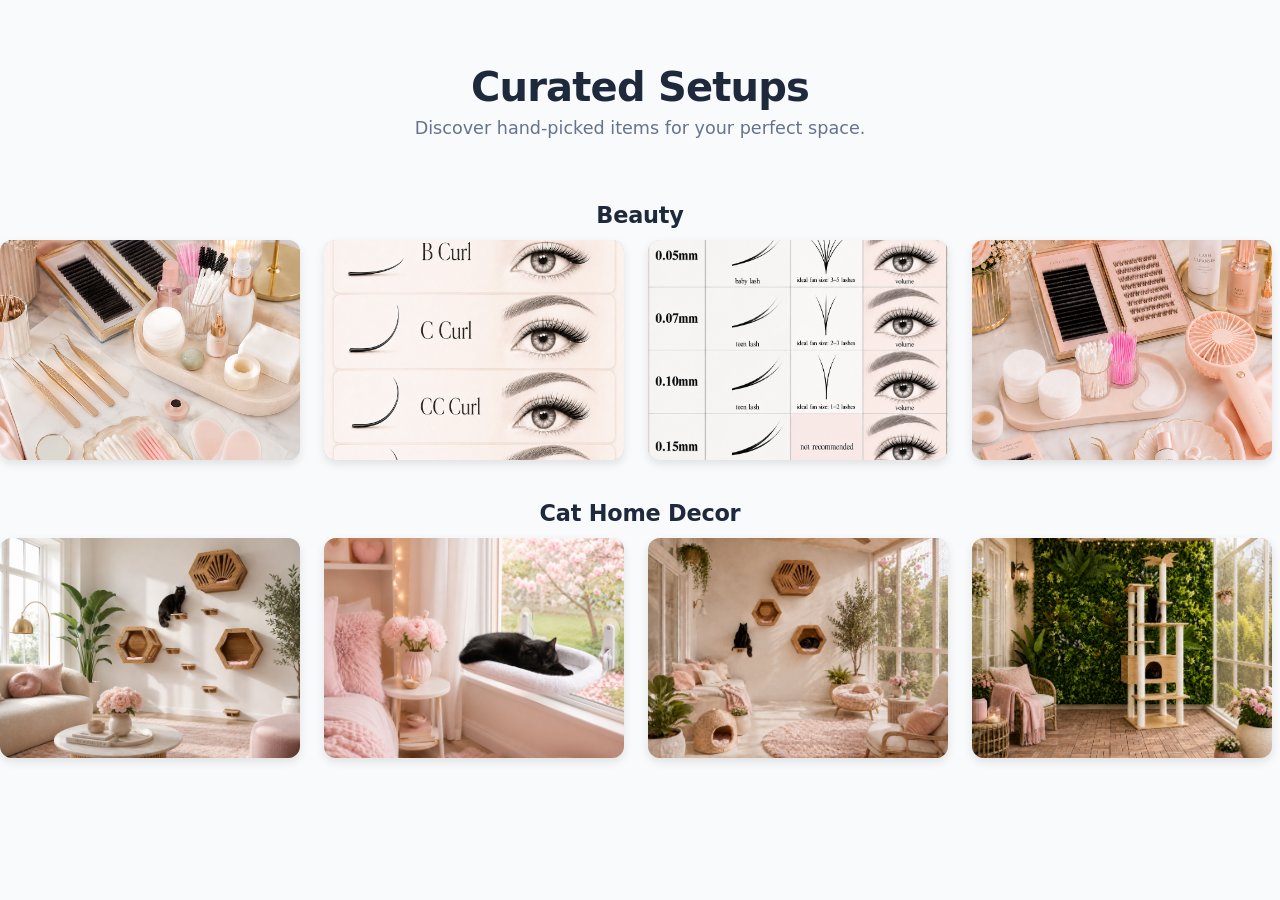
<file: index.html>
<!DOCTYPE html>
<html lang="en">
<head>
	<meta charset="UTF-8">
	<meta name="viewport" content="width=device-width, initial-scale=1.0">
	<title>Curated Finds | Home</title>
	<link rel="stylesheet" href="./style.css">
</head>
<body>
	<header>
		<h1>Curated Setups</h1>
		<p>Discover hand-picked items for your perfect space.</p>
	</header>
	
	<div class="marquee-container">
		<!-- First Row: Scrolling Left -->
		<h2 class="row-label">Beauty</h2>
		<div class="marquee-row left">
			<div class="marquee-track">
				<a href="./lash-table/index.html" class="marquee-item">
					<img src="./lash-table/lash_table.png" alt="Elegant Lash Table">
					<div class="overlay">
						<h3>Elegant Lash Table</h3>
					</div>
				</a>
				<a href="./lash-curl-chart/index.html" class="marquee-item">
					<img src="./lash-curl-chart/lash_curl_chart.png" alt="Lash Extension Curl Chart">
					<div class="overlay">
						<h3>Lash Extension Curl Chart</h3>
					</div>
				</a>
				<a href="./lash-thickness-guide/index.html" class="marquee-item">
					<img src="./lash-thickness-guide/lash_thickness_guide.png" alt="Lash Extension Thickness Guide">
					<div class="overlay">
						<h3>Lash Extension Thickness Guide</h3>
					</div>
				</a>
				<a href="./diy-lash-table/index.html" class="marquee-item">
					<img src="./diy-lash-table/diy_lash_table.png" alt="Elegant DIY Lash Table">
					<div class="overlay">
						<h3>Elegant DIY Lash Table</h3>
					</div>
				</a>
				<a href="./lash-lift-transformation/index.html" class="marquee-item">
					<img src="./lash-lift-transformation/lash_lift_transformation.png" alt="Lash Lift Transformation">
					<div class="overlay">
						<h3>At Home Lash Lift</h3>
					</div>
				</a>
			</div>
			<!-- Duplicate track for seamless infinite scrolling -->
			<div class="marquee-track">
				<a href="./lash-table/index.html" class="marquee-item">
					<img src="./lash-table/lash_table.png" alt="Elegant Lash Table">
					<div class="overlay">
						<h3>Elegant Lash Table</h3>
					</div>
				</a>
				<a href="./lash-curl-chart/index.html" class="marquee-item">
					<img src="./lash-curl-chart/lash_curl_chart.png" alt="Lash Extension Curl Chart">
					<div class="overlay">
						<h3>Lash Extension Curl Chart</h3>
					</div>
				</a>
				<a href="./lash-thickness-guide/index.html" class="marquee-item">
					<img src="./lash-thickness-guide/lash_thickness_guide.png" alt="Lash Extension Thickness Guide">
					<div class="overlay">
						<h3>Lash Extension Thickness Guide</h3>
					</div>
				</a>
				<a href="./diy-lash-table/index.html" class="marquee-item">
					<img src="./diy-lash-table/diy_lash_table.png" alt="Elegant DIY Lash Table">
					<div class="overlay">
						<h3>Elegant DIY Lash Table</h3>
					</div>
				</a>
				<a href="./lash-lift-transformation/index.html" class="marquee-item">
					<img src="./lash-lift-transformation/lash_lift_transformation.png" alt="Lash Lift Transformation">
					<div class="overlay">
						<h3>At Home Lash Lift</h3>
					</div>
				</a>
			</div>
		</div>

		<!-- Second Row: Scrolling Right -->
		<h2 class="row-label">Cat Home Decor</h2>
		<div class="marquee-row right">
			<div class="marquee-track">
				<a href="./aesthetic-cat-wall-shelves/index.html" class="marquee-item">
					<img src="./aesthetic-cat-wall-shelves/aesthetic_cat_wall_shelves.png" alt="Cat Furniture">
					<div class="overlay">
						<h3>Beautiful Cat Furniture</h3>
					</div>
				</a>
				<a href="./cat-window-bed/index.html" class="marquee-item">
					<img src="./cat-window-bed/cat_window_bed.png" alt="Cozy Window Bed for Cat">
					<div class="overlay">
						<h3>Cozy Window Bed for Cat</h3>
					</div>
				</a>
				<a href="./aesthetic-cat-wall-shelves-1/index.html" class="marquee-item">
					<img src="./aesthetic-cat-wall-shelves-1/aesthetic_cat_wall_shelves_1.png" alt="Screened Catio Decor Inspiration">
					<div class="overlay">
						<h3>Screened Catio Inspiration</h3>
					</div>
				</a>
				<a href="./catio/index.html" class="marquee-item">
					<img src="./catio/catio.png" alt="Cozy Enclosed Catio - Cat-Friendly Patio Inspiration">
					<div class="overlay">
						<h3>Screened Catio Inspiration</h3>
					</div>
				</a>
				<a href="./cat-feeding-station/index.html" class="marquee-item">
					<img src="./cat-feeding-station/cat_feeding_station.png" alt="Aesthetic cat feeding station">
					<div class="overlay">
						<h3>Aesthetic Cat Feeding Station</h3>
					</div>
				</a>
			</div>
			<!-- Duplicate track for seamless infinite scrolling -->
			<div class="marquee-track">
				<a href="./aesthetic-cat-wall-shelves/index.html" class="marquee-item">
					<img src="./aesthetic-cat-wall-shelves/aesthetic_cat_wall_shelves.png" alt="Cat Furniture">
					<div class="overlay">
						<h3>Beautiful Cat Furniture</h3>
					</div>
				</a>
				<a href="./cat-window-bed/index.html" class="marquee-item">
					<img src="./cat-window-bed/cat_window_bed.png" alt="Cozy Window Bed for Cat">
					<div class="overlay">
						<h3>Cozy Window Bed for Cat</h3>
					</div>
				</a>
				<a href="./aesthetic-cat-wall-shelves-1/index.html" class="marquee-item">
					<img src="./aesthetic-cat-wall-shelves-1/aesthetic_cat_wall_shelves_1.png" alt="Screened Catio Decor Inspiration">
					<div class="overlay">
						<h3>Screened Catio Inspiration</h3>
					</div>
				</a>
				<a href="./catio/index.html" class="marquee-item">
					<img src="./catio/catio.png" alt="Cozy Enclosed Catio - Cat-Friendly Patio Inspiration">
					<div class="overlay">
						<h3>Screened Catio Inspiration</h3>
					</div>
				</a>
				<a href="./cat-feeding-station/index.html" class="marquee-item">
					<img src="./cat-feeding-station/cat_feeding_station.png" alt="Aesthetic cat feeding station">
					<div class="overlay">
						<h3>Aesthetic Cat Feeding Station</h3>
					</div>
				</a>
			</div>
		</div>
	</div>
</body>
</html>
</file>
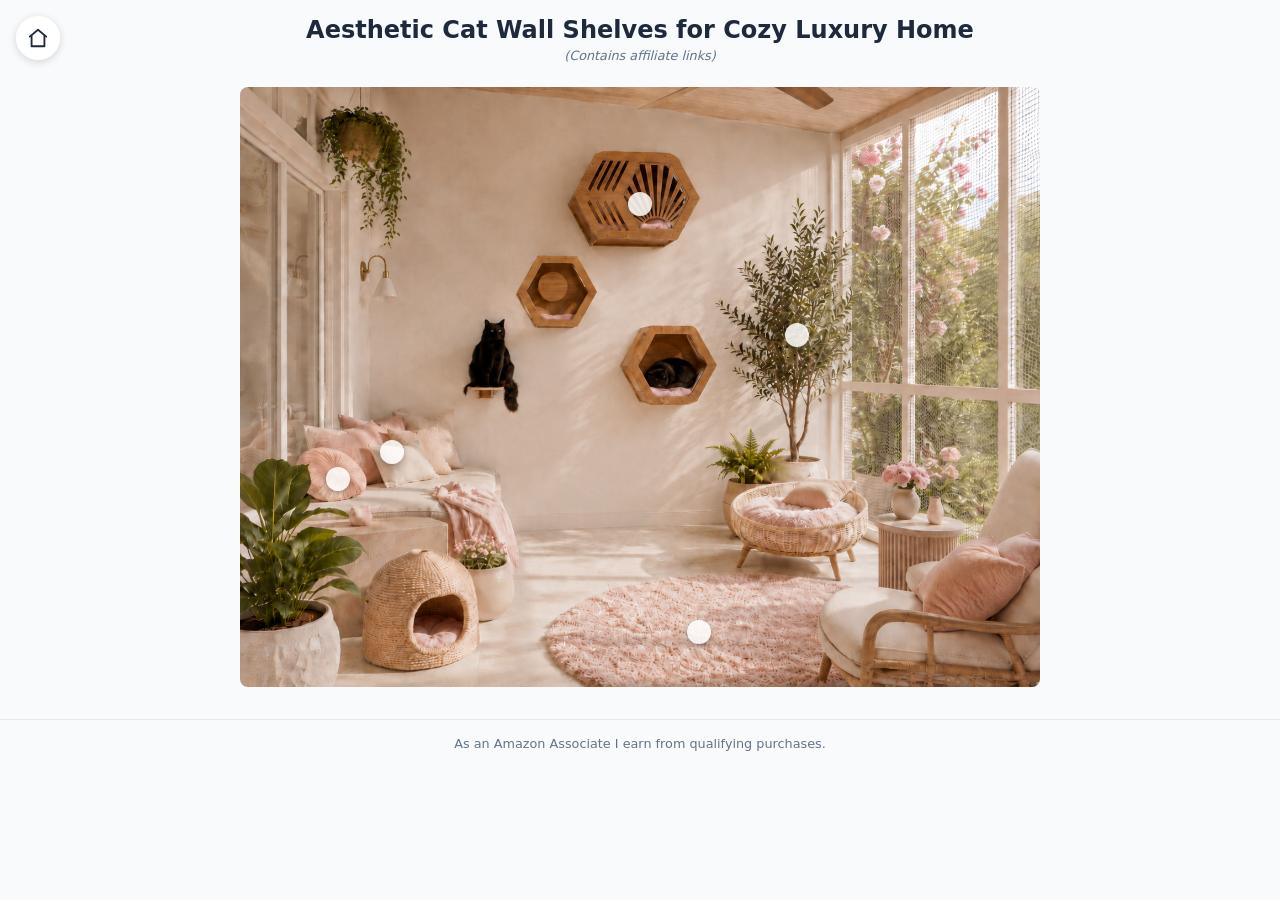
<file: aesthetic-cat-wall-shelves-1/index.html>
<!DOCTYPE html>
<html lang="en">
<head>
	<meta charset="UTF-8">
	<meta name="viewport" content="width=device-width, initial-scale=1.0">
	<title>Aesthetic Cat Wall Shelves for Cozy Luxury Home</title>
	<link rel="stylesheet" href="../style.css">
	
	<style>
		.link-1 { top: 19.53%; left: 50.00%; }
		.link-2 { top: 41.44%; left: 69.57%; }
		.link-3 { top: 60.94%; left: 18.96%; }
		.link-4 { top: 65.45%; left: 12.20%; }
		.link-5 { top: 90.91%; left: 57.37%; }
	</style>
</head>
<body>
<a href="../index.html" class="home-button" aria-label="Back to home" title="Home">
		<svg viewBox="0 0 24 24" fill="none" stroke="currentColor" stroke-width="2" stroke-linecap="round" stroke-linejoin="round" aria-hidden="true">
			<path d="M3 10.5 12 3l9 7.5"/><path d="M5 9.5V21h14V9.5"/>
		</svg>
	</a>	<h2 style="margin-top: 1rem;">Aesthetic Cat Wall Shelves for Cozy Luxury Home</h2>
	<p class="ftc-disclosure">(Contains affiliate links)</p>
	
	<div class="image-container">
		<img src="aesthetic_cat_wall_shelves_1.png" alt="Aesthetic Cat Wall Shelves for Cozy Luxury Home">
		<a href="https://www.amazon.com/OLI-GOODS-Hexagonal-Furniture-Geometric/dp/B0FV5B9L36?crid=3GVH7H25HOFVM&dib=eyJ2IjoiMSJ9.[base64].A4hvhAs67NqPUoQuTYMDKByjkYZOp2R8jRB7yeXTN_M&dib_tag=se&keywords=cat+shelves&qid=1780458079&sprefix=cat+shelve%2Caps%2C207&sr=8-33&linkCode=ll2&tag=vettedfind0c0-20&linkId=fab216d01b8e53d4af6d7bfcfccb3da6&language=en_US&ref_=as_li_ss_tl" class="hotspot-container link-1">
			<div class="hotspot"></div>
			<div class="preview-card">
				<p class="preview-title">Modern Cat Shelves</p>
				<p class="preview-price">$89.99</p>
				<span class="preview-url">amazon.com</span>
			</div>
		</a>
		<a href="https://www.amazon.com/Artificial-Planter-Full-Shape-Premium-Plastic/dp/B0GQYCJ4WL?crid=21ZAZ7DFSR2D1&dib=eyJ2IjoiMSJ9.[base64].ErEjlvd-qn3MFJAuLw3G4C6KiX785BVaknT5DKNjxPU&dib_tag=se&keywords=fake%2Bolive%2Btree&qid=1780459351&sprefix=fake%2Bolive%2Btre%2Caps%2C191&sr=8-12-spons&sp_csd=d2lkZ2V0TmFtZT1zcF9tdGY&th=1&linkCode=ll2&tag=vettedfind0c0-20&linkId=b9b10a2e3c200d4c39e5ee5fd1009c58&language=en_US&ref_=as_li_ss_tl" class="hotspot-container link-2">
			<div class="hotspot"></div>
			<div class="preview-card">
				<p class="preview-title">Olive Tree Faux Plant</p>
				<p class="preview-price">$79.99</p>
				<span class="preview-url">amazon.com</span>
			</div>
		</a>
		<a href="https://www.amazon.com/gp/aw/d/B0DJNJ2DDZ?_encoding=UTF8&pd_rd_plhdr=t&aaxitk=aa702c4868d23ae1a6ebeffff44da319&hsa_cr_id=0&qid=1780459658&sr=1-2-f02f01d6-adaf-4bef-9a7c-29308eff9043&pd_rd_w=rj337&content-id=amzn1.sym.5159d9cb-0665-4a83-8f64-8881eaba312a%3Aamzn1.sym.5159d9cb-0665-4a83-8f64-8881eaba312a&pf_rd_p=5159d9cb-0665-4a83-8f64-8881eaba312a&pf_rd_r=90QCQ1NWPCRDKDAD7GJX&pd_rd_wg=EvPD4&pd_rd_r=ab1c1504-4309-4674-a5ef-2545495aafff&th=1&linkCode=ll2&tag=vettedfind0c0-20&linkId=306cf01273c94ea1760701791ac5b020&language=en_US&ref_=as_li_ss_tl" class="hotspot-container link-3">
			<div class="hotspot"></div>
			<div class="preview-card">
				<p class="preview-title">Pink Square Throw Pillow Covers (Set of 2)</p>
				<p class="preview-price">$21.98</p>
				<span class="preview-url">amazon.com</span>
			</div>
		</a>
		<a href="https://www.amazon.com/Pillow-Decoration-Pumpkin-Cushion-Suitable/dp/B0BCJ8NPH9?crid=HKKO8EN81U7G&dib=eyJ2IjoiMSJ9.[base64].BFLgZmv6Q4YiX2mnbOQcCtjPBGRHhKKFw-bvAbzqI0s&dib_tag=se&keywords=pink%2Bround%2Bthrow%2Bpillow&qid=1780459795&s=home-garden&sprefix=pink%2Broud%2Bthrow%2Bpillow%2Cgarden%2C197&sr=1-10&th=1&linkCode=ll2&tag=vettedfind0c0-20&linkId=3d86afa814a44ed83e650de70882f4f6&language=en_US&ref_=as_li_ss_tl" class="hotspot-container link-4">
			<div class="hotspot"></div>
			<div class="preview-card">
				<p class="preview-title">Pink Round Throw Pillow</p>
				<p class="preview-price">$16.59</p>
				<span class="preview-url">amazon.com</span>
			</div>
		</a>
		<a href="https://www.amazon.com/FJZFING-Ultra-Soft-Bedroom-Circular-Non-Slip/dp/B09GKCN81W?crid=2Z22RZF1A96MQ&dib=eyJ2IjoiMSJ9.[base64].96vTptFy29H3rYIy1qrQgvA50eB20V7JHrqRmdigo8Y&dib_tag=se&keywords=circular%2Bpink%2Barea%2Brug&qid=1781047027&sprefix=circular%2Bpink%2Barea%2Brug%2Caps%2C206&sr=8-2-spons&sp_csd=d2lkZ2V0TmFtZT1zcF9hdGY&th=1&linkCode=ll2&tag=vettedfind0c0-20&linkId=129ee9003f86423f6295b74790f52ab1&language=en_US&ref_=as_li_ss_tl" class="hotspot-container link-5">
			<div class="hotspot"></div>
			<div class="preview-card">
				<p class="preview-title">Pink Circular Area Rug</p>
				<p class="preview-price">$24.99</p>
				<span class="preview-url">amazon.com</span>
			</div>
		</a>
	</div>
	
	<p class="amazon-disclosure">As an Amazon Associate I earn from qualifying purchases.</p>
</body>
</html>
</file>
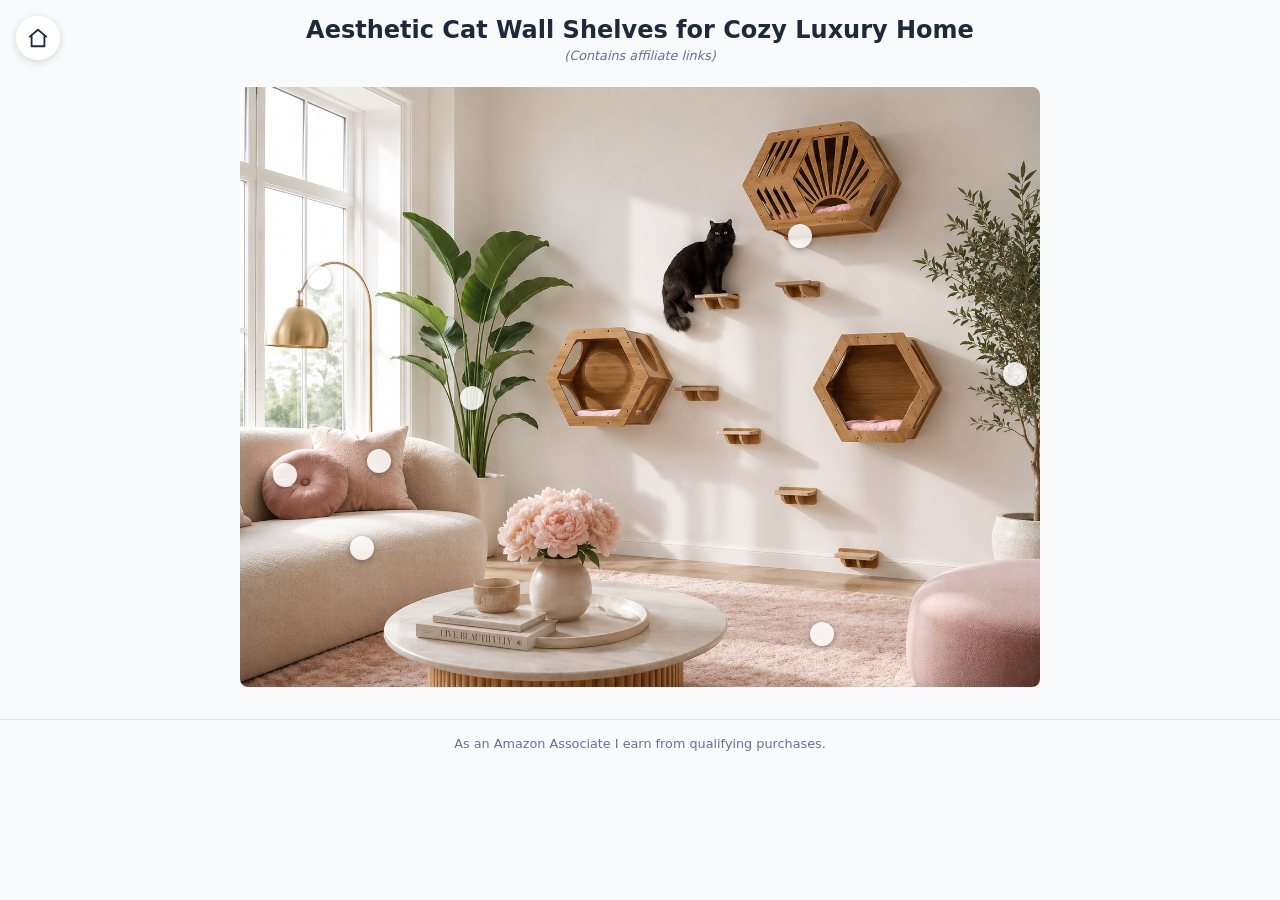
<file: aesthetic-cat-wall-shelves/index.html>
<!DOCTYPE html>
<html lang="en">
<head>
	<meta charset="UTF-8">
	<meta name="viewport" content="width=device-width, initial-scale=1.0">
	<title>Aesthetic Cat Wall Shelves for Cozy Luxury Home</title>
	<link rel="stylesheet" href="../style.css">
	
	<style>
		.link-1 { top: 24.83%; left: 70.05%; }
		.link-2 { top: 51.88%; left: 28.99%; }
		.link-3 { top: 31.75%; left: 9.90%; }
		.link-4 { top: 47.85%; left: 96.86%; }
		.link-5 { top: 76.84%; left: 15.22%; }
		.link-6 { top: 62.35%; left: 17.39%; }
		.link-7 { top: 64.60%; left: 5.68%; }
		.link-8 { top: 91.17%; left: 72.71%; }
	</style>
</head>
<body>
<a href="../index.html" class="home-button" aria-label="Back to home" title="Home">
		<svg viewBox="0 0 24 24" fill="none" stroke="currentColor" stroke-width="2" stroke-linecap="round" stroke-linejoin="round" aria-hidden="true">
			<path d="M3 10.5 12 3l9 7.5"/><path d="M5 9.5V21h14V9.5"/>
		</svg>
	</a>	<h2 style="margin-top: 1rem;">Aesthetic Cat Wall Shelves for Cozy Luxury Home</h2>
	<p class="ftc-disclosure">(Contains affiliate links)</p>
	
	<div class="image-container">
		<img src="aesthetic_cat_wall_shelves.png" alt="Aesthetic Cat Wall Shelves for Cozy Luxury Home">
		<a href="https://www.amazon.com/OLI-GOODS-Hexagonal-Furniture-Geometric/dp/B0FV5B9L36?crid=3GVH7H25HOFVM&dib=eyJ2IjoiMSJ9.[base64].A4hvhAs67NqPUoQuTYMDKByjkYZOp2R8jRB7yeXTN_M&dib_tag=se&keywords=cat+shelves&qid=1780458079&sprefix=cat+shelve%2Caps%2C207&sr=8-33&linkCode=ll2&tag=vettedfind0c0-20&linkId=fab216d01b8e53d4af6d7bfcfccb3da6&language=en_US&ref_=as_li_ss_tl" class="hotspot-container link-1">
			<div class="hotspot"></div>
			<div class="preview-card">
				<p class="preview-title">Modern Cat Shelves</p>
				<p class="preview-price">$89.99</p>
				<span class="preview-url">amazon.com</span>
			</div>
		</a>
		<a href="https://www.amazon.com/ZEEOZE-Artificial-Plant%EF%BC%8CFake-Tree%EF%BC%8CLarge-Leaves%EF%BC%8CFaux/dp/B0CR7HYTVR?crid=221UBJLDNCKOP&dib=eyJ2IjoiMSJ9.[base64].HHR-qsy9eCgE5-mKA-Ws9StNT9ThhcdEhjNb7htaGDo&dib_tag=se&keywords=faux%2Bbirds%2Bof%2Bparadise%2Bplant&qid=1780458962&sprefix=faux%2Bbirds%2Bof%2Bparadise%2Bplan%2Caps%2C179&sr=8-20-spons&sp_csd=d2lkZ2V0TmFtZT1zcF9tdGY&th=1&linkCode=ll2&tag=vettedfind0c0-20&linkId=c618a5fd75eac04e4c6ccff6cb009a40&language=en_US&ref_=as_li_ss_tl" class="hotspot-container link-2">
			<div class="hotspot"></div>
			<div class="preview-card">
				<p class="preview-title">Bird of Paradise Faux Plant</p>
				<p class="preview-price">$67.99</p>
				<span class="preview-url">amazon.com</span>
			</div>
		</a>
		<a href="https://www.amazon.com/Contemporary-Adjustable-Farmhouse-Industrial-Standing/dp/B09V17ZYQJ?crid=6ZZ1E5818GQP&dib=eyJ2IjoiMSJ9.[base64].XRTAiR7Ix9BDcHNTRmTm0x6JxDNNh9FLY9EZRQmsX0Y&dib_tag=se&keywords=gold%2Bfloor%2Blamp%2Barc&qid=1780459214&sprefix=gold%2Bfloor%2Blamp%2Bar%2Caps%2C239&sr=8-10&th=1&linkCode=ll2&tag=vettedfind0c0-20&linkId=c33700af570fde0aa648d88946fe4b3c&language=en_US&ref_=as_li_ss_tl" class="hotspot-container link-3">
			<div class="hotspot"></div>
			<div class="preview-card">
				<p class="preview-title">Gold Arc Floor Lamp</p>
				<p class="preview-price">$89.99</p>
				<span class="preview-url">amazon.com</span>
			</div>
		</a>
		<a href="https://www.amazon.com/Artificial-Planter-Full-Shape-Premium-Plastic/dp/B0GQYCJ4WL?crid=21ZAZ7DFSR2D1&dib=eyJ2IjoiMSJ9.[base64].ErEjlvd-qn3MFJAuLw3G4C6KiX785BVaknT5DKNjxPU&dib_tag=se&keywords=fake%2Bolive%2Btree&qid=1780459351&sprefix=fake%2Bolive%2Btre%2Caps%2C191&sr=8-12-spons&sp_csd=d2lkZ2V0TmFtZT1zcF9tdGY&th=1&linkCode=ll2&tag=vettedfind0c0-20&linkId=b9b10a2e3c200d4c39e5ee5fd1009c58&language=en_US&ref_=as_li_ss_tl" class="hotspot-container link-4">
			<div class="hotspot"></div>
			<div class="preview-card">
				<p class="preview-title">Olive Tree Faux Plant</p>
				<p class="preview-price">$79.99</p>
				<span class="preview-url">amazon.com</span>
			</div>
		</a>
		<a href="https://www.amazon.com/Couchflex-Loveseat-Boneless-Assembly-Required/dp/B0FH18THMC?crid=2LT5VTW8T328R&dib=eyJ2IjoiMSJ9.[base64].SEtvXUiNHALPnk8unwMt_edRFwqVQrl0Dsg0sLVriG0&dib_tag=se&keywords=white%2Bteddy%2Bcouch&qid=1780459578&sprefix=white%2Bteddy%2Bcouch%2Caps%2C226&sr=8-10&th=1&linkCode=ll2&tag=vettedfind0c0-20&linkId=bfa46aed2b8cfc3944be6cdb7cfd9ca4&language=en_US&ref_=as_li_ss_tl" class="hotspot-container link-5">
			<div class="hotspot"></div>
			<div class="preview-card">
				<p class="preview-title">White Curved Loveseat</p>
				<p class="preview-price">$199.98</p>
				<span class="preview-url">amazon.com</span>
			</div>
		</a>
		<a href="https://www.amazon.com/gp/aw/d/B0DJNJ2DDZ?_encoding=UTF8&pd_rd_plhdr=t&aaxitk=aa702c4868d23ae1a6ebeffff44da319&hsa_cr_id=0&qid=1780459658&sr=1-2-f02f01d6-adaf-4bef-9a7c-29308eff9043&pd_rd_w=rj337&content-id=amzn1.sym.5159d9cb-0665-4a83-8f64-8881eaba312a%3Aamzn1.sym.5159d9cb-0665-4a83-8f64-8881eaba312a&pf_rd_p=5159d9cb-0665-4a83-8f64-8881eaba312a&pf_rd_r=90QCQ1NWPCRDKDAD7GJX&pd_rd_wg=EvPD4&pd_rd_r=ab1c1504-4309-4674-a5ef-2545495aafff&th=1&linkCode=ll2&tag=vettedfind0c0-20&linkId=306cf01273c94ea1760701791ac5b020&language=en_US&ref_=as_li_ss_tl" class="hotspot-container link-6">
			<div class="hotspot"></div>
			<div class="preview-card">
				<p class="preview-title">Pink Square Throw Pillow Covers (Set of 2)</p>
				<p class="preview-price">$21.98</p>
				<span class="preview-url">amazon.com</span>
			</div>
		</a>
		<a href="https://www.amazon.com/Pillow-Decoration-Pumpkin-Cushion-Suitable/dp/B0BCJ8NPH9?crid=HKKO8EN81U7G&dib=eyJ2IjoiMSJ9.[base64].BFLgZmv6Q4YiX2mnbOQcCtjPBGRHhKKFw-bvAbzqI0s&dib_tag=se&keywords=pink%2Bround%2Bthrow%2Bpillow&qid=1780459795&s=home-garden&sprefix=pink%2Broud%2Bthrow%2Bpillow%2Cgarden%2C197&sr=1-10&th=1&linkCode=ll2&tag=vettedfind0c0-20&linkId=3d86afa814a44ed83e650de70882f4f6&language=en_US&ref_=as_li_ss_tl" class="hotspot-container link-7">
			<div class="hotspot"></div>
			<div class="preview-card">
				<p class="preview-title">Pink Round Throw Pillow</p>
				<p class="preview-price">$16.59</p>
				<span class="preview-url">amazon.com</span>
			</div>
		</a>
		<a href="https://www.amazon.com/Amazon-Basics-Washable-Bedroom-Non-Slip/dp/B0F5GY369D?crid=33ELRQNU8J5EX&dib=eyJ2IjoiMSJ9.[base64].2s1G6jZF9vWCWLfxuirz-TJx2A2HVsO58TJVMkV6s9Y&dib_tag=se&keywords=pink%2Bshag%2Barea%2Brug&qid=1780459884&s=home-garden&sprefix=pink%2Bshag%2Barea%2Brug%2Cgarden%2C199&sr=1-6&th=1&linkCode=ll2&tag=vettedfind0c0-20&linkId=6f39766f21f5701d40490bc55cf85b75&language=en_US&ref_=as_li_ss_tl" class="hotspot-container link-8">
			<div class="hotspot"></div>
			<div class="preview-card">
				<p class="preview-title">Washable Pink Shag Area Rug</p>
				<p class="preview-price">$32.99</p>
				<span class="preview-url">amazon.com</span>
			</div>
		</a>
	</div>
	
	<p class="amazon-disclosure">As an Amazon Associate I earn from qualifying purchases.</p>
</body>
</html>
</file>
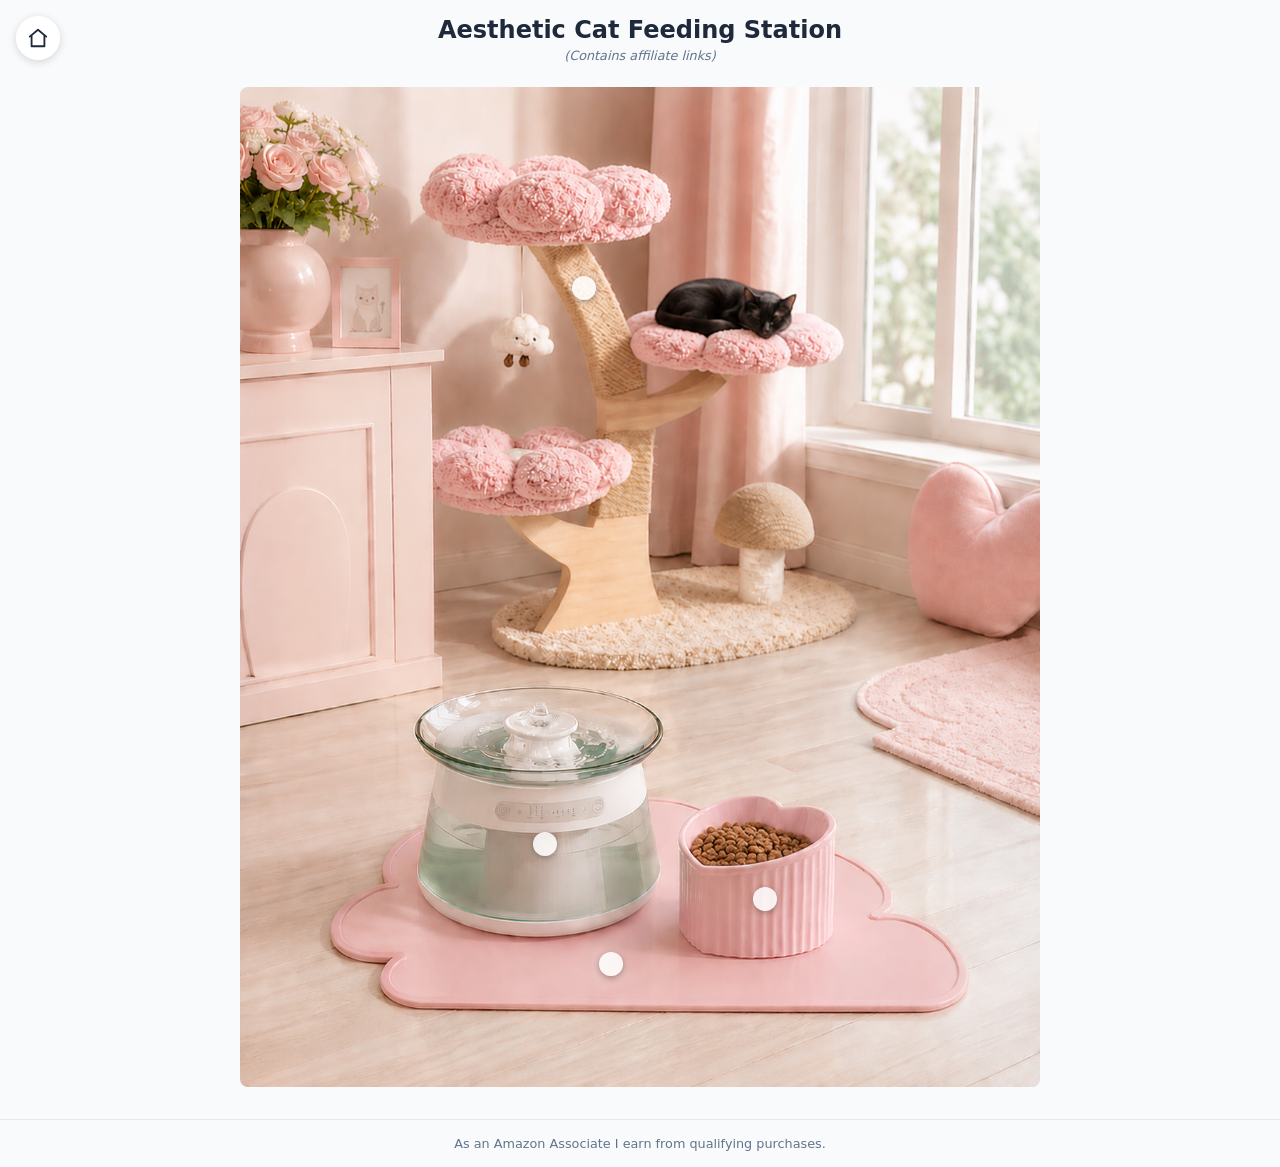
<file: cat-feeding-station/index.html>
<!DOCTYPE html>
<html lang="en">
<head>
	<meta charset="UTF-8">
	<meta name="viewport" content="width=device-width, initial-scale=1.0">
	<title>Aesthetic Cat Feeding Station</title>
	<link rel="stylesheet" href="../style.css">
	
	<style>
		.link-1 { top: 20.12%; left: 43.00%; }
		.link-2 { top: 75.70%; left: 38.16%; }
		.link-3 { top: 81.21%; left: 65.58%; }
		.link-4 { top: 87.78%; left: 46.38%; }
	</style>
</head>
<body>
<a href="../index.html" class="home-button" aria-label="Back to home" title="Home">
		<svg viewBox="0 0 24 24" fill="none" stroke="currentColor" stroke-width="2" stroke-linecap="round" stroke-linejoin="round" aria-hidden="true">
			<path d="M3 10.5 12 3l9 7.5"/><path d="M5 9.5V21h14V9.5"/>
		</svg>
	</a>	<h2 style="margin-top: 1rem;">Aesthetic Cat Feeding Station</h2>
	<p class="ftc-disclosure">(Contains affiliate links)</p>
	
	<div class="image-container">
		<img src="cat_feeding_station.png" alt="Aesthetic cat feeding station">
		<a href="https://www.amazon.com/gp/product/B0G2X54KT7?smid=A2B8AUYRVNA36T&th=1&linkCode=ll2&tag=vettedfind0c0-20&linkId=9acb36e0e985e01904e6e7913a5522db&language=en_US&ref_=as_li_ss_tl" class="hotspot-container link-1">
			<div class="hotspot"></div>
			<div class="preview-card">
				<p class="preview-title">Aesthetic Pink Cat Tree</p>
				<p class="preview-price">$99.99</p>
				<span class="preview-url">amazon.com</span>
			</div>
		</a>
		<a href="https://www.amazon.com/gp/product/B0GYNP3Q9G?smid=A3G276TESLPPUM&psc=1&linkCode=ll2&tag=vettedfind0c0-20&linkId=fb109396d8b10ac98f25d0ee5f7cc5a2&language=en_US&ref_=as_li_ss_tl" class="hotspot-container link-2">
			<div class="hotspot"></div>
			<div class="preview-card">
				<p class="preview-title">Wireless Glass Water Fountain</p>
				<p class="preview-price">$79.98</p>
				<span class="preview-url">amazon.com</span>
			</div>
		</a>
		<a href="https://www.amazon.com/gp/product/B08CGYMZYN?smid=A1AMYU5L6THCUZ&th=1&linkCode=ll2&tag=vettedfind0c0-20&linkId=9edbe7020f9f5f82c34313b21f6ff77b&language=en_US&ref_=as_li_ss_tl" class="hotspot-container link-3">
			<div class="hotspot"></div>
			<div class="preview-card">
				<p class="preview-title">Pink Ceramic Raised Heart-shaped Bowl</p>
				<p class="preview-price">$16.99</p>
				<span class="preview-url">amazon.com</span>
			</div>
		</a>
		<a href="https://www.amazon.com/gp/product/B08CXD1JSB?smid=A3TC88BEF2CNTM&th=1&linkCode=ll2&tag=vettedfind0c0-20&linkId=2af0eb8daed79d804b543208375210af&language=en_US&ref_=as_li_ss_tl" class="hotspot-container link-4">
			<div class="hotspot"></div>
			<div class="preview-card">
				<p class="preview-title">Pink Silicon Placemat</p>
				<p class="preview-price">$8.99</p>
				<span class="preview-url">amazon.com</span>
			</div>
		</a>
	</div>
	
	<p class="amazon-disclosure">As an Amazon Associate I earn from qualifying purchases.</p>
</body>
</html>
</file>
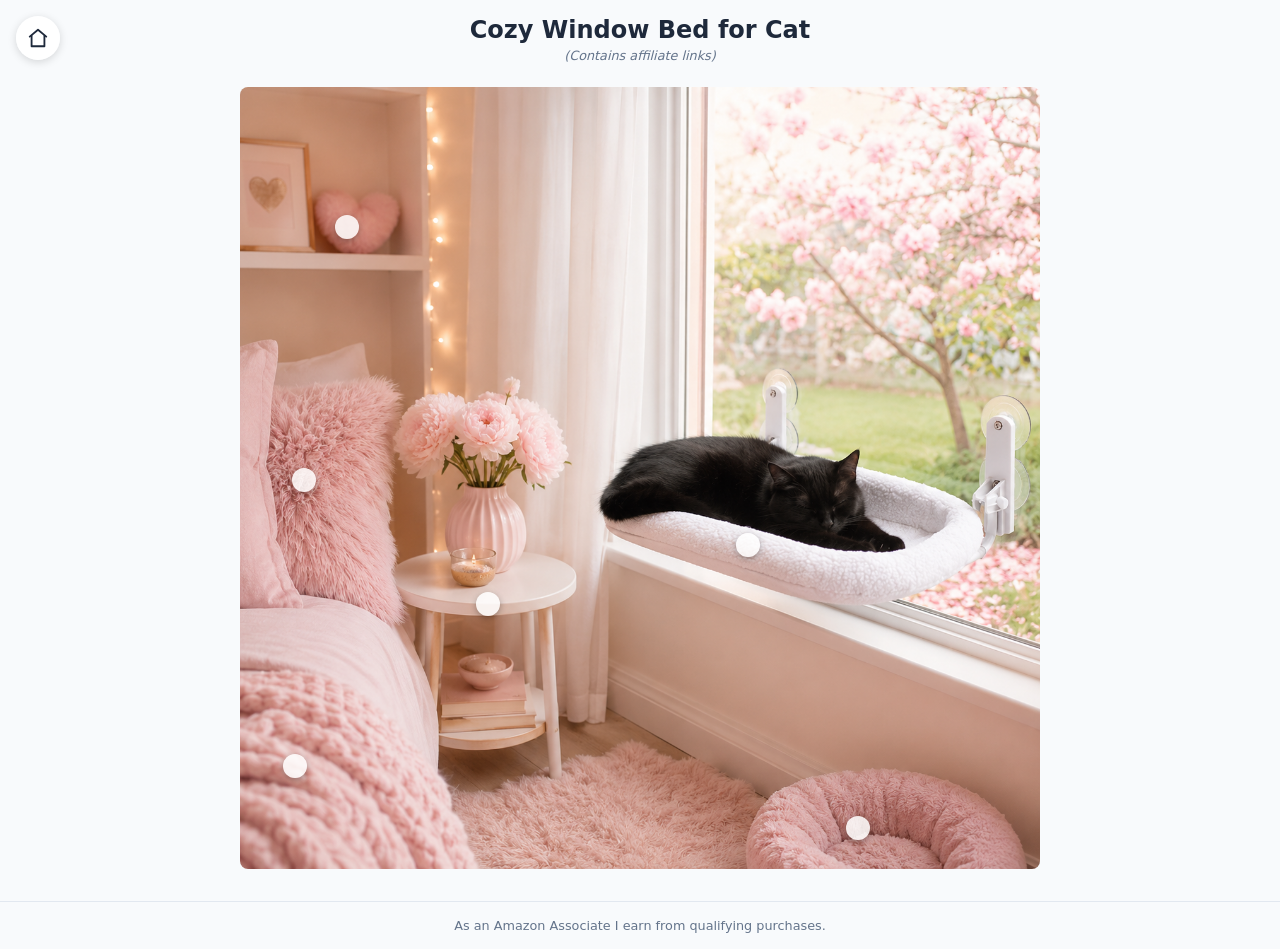
<file: cat-window-bed/index.html>
<!DOCTYPE html>
<html lang="en">
<head>
	<meta charset="UTF-8">
	<meta name="viewport" content="width=device-width, initial-scale=1.0">
	<title>Cozy Window Bed for Cat</title>
	<link rel="stylesheet" href="../style.css">
	
	<style>
		.link-1 { top: 58.56%; left: 63.53%; }
		.link-2 { top: 94.75%; left: 77.30%; }
		.link-3 { top: 66.09%; left: 31.04%; }
		.link-4 { top: 17.93%; left: 13.41%; }
		.link-5 { top: 50.29%; left: 7.97%; }
		.link-6 { top: 86.84%; left: 6.88%; }
	</style>
</head>
<body>
<a href="../index.html" class="home-button" aria-label="Back to home" title="Home">
		<svg viewBox="0 0 24 24" fill="none" stroke="currentColor" stroke-width="2" stroke-linecap="round" stroke-linejoin="round" aria-hidden="true">
			<path d="M3 10.5 12 3l9 7.5"/><path d="M5 9.5V21h14V9.5"/>
		</svg>
	</a>	<h2 style="margin-top: 1rem;">Cozy Window Bed for Cat</h2>
	<p class="ftc-disclosure">(Contains affiliate links)</p>
	
	<div class="image-container">
		<img src="cat_window_bed.png" alt="Aesthetic Window Bed for Cat for Cozy Luxury Home">
		<a href="https://www.amazon.com/dp/B0C55GMG8Z?th=1&linkCode=ll2&tag=vettedfind0c0-20&linkId=a4e5414961dbb98278b63873f1ace5e6&language=en_US&ref_=as_li_ss_tl" class="hotspot-container link-1">
			<div class="hotspot"></div>
			<div class="preview-card">
				<p class="preview-title">Foldable Cat Window Hammock Bed</p>
				<p class="preview-price">$24.99</p>
				<span class="preview-url">amazon.com</span>
			</div>
		</a>
		<a href="https://www.amazon.com/WNPETHOME-Calming-Self-Warming-Cuddler-Comfortable/dp/B09F68HJR3?crid=2WLIPBTIAFCQG&dib=eyJ2IjoiMSJ9.[base64].kkFxXEHr9WF0ualxyfQgF4AYQYdmnaAbgT9dKoe2VJM&dib_tag=se&keywords=pink%2Bcat%2Bbed&qid=1781440427&s=pet-supplies&sprefix=pink%2Bcat%2Bbed%2Cpets%2C200&sr=1-24&th=1&linkCode=ll2&tag=vettedfind0c0-20&linkId=0b069ee7905232e7bbf3a5ed54b9ef62&language=en_US&ref_=as_li_ss_tl" class="hotspot-container link-2">
			<div class="hotspot"></div>
			<div class="preview-card">
				<p class="preview-title">Pink Donut Bed</p>
				<p class="preview-price">$17.99</p>
				<span class="preview-url">amazon.com</span>
			</div>
		</a>
		<a href="https://www.amazon.com/sthmec-Storage-Bedside-Nighstands-Bedroom/dp/B0DFVLDXCR?dib=eyJ2IjoiMSJ9.[base64].iW7n6uSdwHjdBvsr_7lrdd2FaFBI2_8x5D6WuoT7Jlc&dib_tag=se&keywords=circular%2Bwhite%2Bend%2Btable%2B2%2Btier&qid=1781440524&sr=8-21-spons&sp_csd=d2lkZ2V0TmFtZT1zcF9tdGY&th=1&linkCode=ll2&tag=vettedfind0c0-20&linkId=bb4192aed6acf8eab5ef1110a3dcbe52&language=en_US&ref_=as_li_ss_tl" class="hotspot-container link-3">
			<div class="hotspot"></div>
			<div class="preview-card">
				<p class="preview-title">White 2-Tier End Table</p>
				<p class="preview-price">$34.99</p>
				<span class="preview-url">amazon.com</span>
			</div>
		</a>
		<a href="https://www.amazon.com/IREMATE-Decorative-Valentine-Anniversary-Halloween/dp/B0CPXVV3VW?crid=2QPSRRU1E3PPU&dib=eyJ2IjoiMSJ9.[base64].mk4nzGiyE6TqypeFBVQSVqgR29UARWx5kTGrxMSjRwE&dib_tag=se&keywords=mini%2Bpink%2Bpillow&qid=1781440725&sprefix=mini%2Bpink%2Bpillow%2Caps%2C243&sr=8-23&th=1&linkCode=ll2&tag=vettedfind0c0-20&linkId=3f071d55d375e465e868c65f7e5efb80&language=en_US&ref_=as_li_ss_tl" class="hotspot-container link-4">
			<div class="hotspot"></div>
			<div class="preview-card">
				<p class="preview-title">Small Pink Decorative Pillow</p>
				<p class="preview-price">$9.99</p>
				<span class="preview-url">amazon.com</span>
			</div>
		</a>
		<a href="https://www.amazon.com/WLNUI-Decorative-Fluffy-Pillow-Cushion/dp/B087MBT4RR?crid=3KX77E7313U41&dib=eyJ2IjoiMSJ9.[base64].HC_bB5lI075jdKqRSX3XXBrYPWAHdC60Zx97CZL0erA&dib_tag=se&keywords=pink%2Bthrow%2Bpillow%2Bshag&qid=1781440787&sprefix=pink%2Bthrow%2Bpillow%2Bshag%2Caps%2C224&sr=8-7&th=1&linkCode=ll2&tag=vettedfind0c0-20&linkId=45026d159536405e0eabb90040436af6&language=en_US&ref_=as_li_ss_tl" class="hotspot-container link-5">
			<div class="hotspot"></div>
			<div class="preview-card">
				<p class="preview-title">Pink Faux Fur Pillow (2-pack)</p>
				<p class="preview-price">$17.99</p>
				<span class="preview-url">amazon.com</span>
			</div>
		</a>
		<a href="https://www.amazon.com/Carriediosa-Chunky-Blanket-Chenille-Crochet/dp/B0CPJ23WLX?crid=2T81HL2USWRLA&dib=eyJ2IjoiMSJ9.[base64]._Nzl7Md-GpDAgUWQrP1hwsJBD68W3B3XL9bln8ejp7w&dib_tag=se&keywords=pink%2Bknit%2Bblanket&qid=1781440837&sprefix=pink%2Bknit%2Bblanke%2Caps%2C208&sr=8-40&th=1&linkCode=ll2&tag=vettedfind0c0-20&linkId=4ffa350f243da5072163667594c98738&language=en_US&ref_=as_li_ss_tl" class="hotspot-container link-6">
			<div class="hotspot"></div>
			<div class="preview-card">
				<p class="preview-title">Pink Chunky Knit Throw Blanket</p>
				<p class="preview-price">$59.99</p>
				<span class="preview-url">amazon.com</span>
			</div>
		</a>
	</div>
	
	<p class="amazon-disclosure">As an Amazon Associate I earn from qualifying purchases.</p>
</body>
</html>
</file>
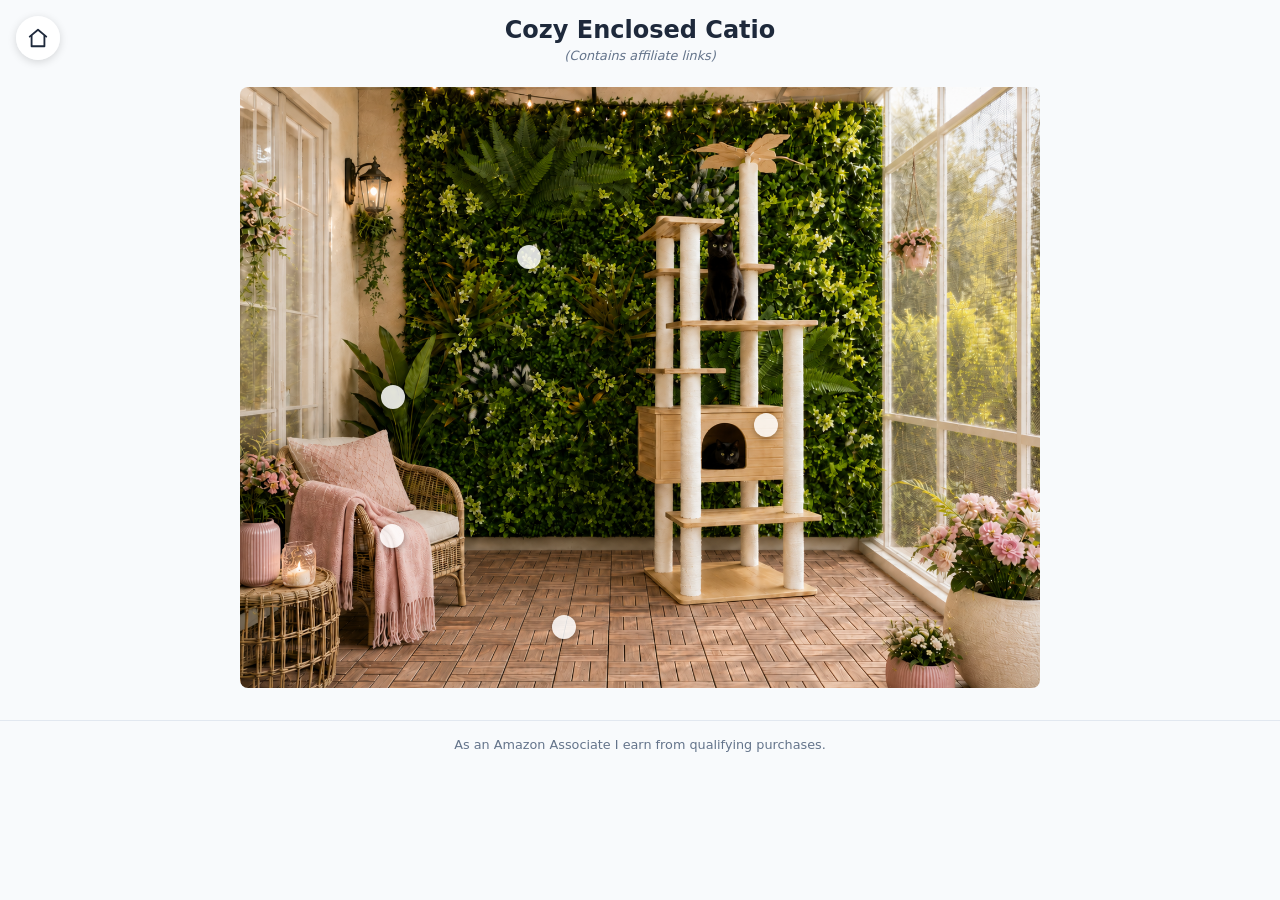
<file: catio/index.html>
<!DOCTYPE html>
<html lang="en">
<head>
	<meta charset="UTF-8">
	<meta name="viewport" content="width=device-width, initial-scale=1.0">
	<title>Cozy Enclosed Catio</title>
	<link rel="stylesheet" href="../style.css">
	
	<style>
		.link-1 { top: 56.30%; left: 65.70%; }
		.link-2 { top: 28.32%; left: 36.11%; }
		.link-3 { top: 89.90%; left: 40.46%; }
		.link-4 { top: 74.79%; left: 18.96%; }
		.link-5 { top: 51.64%; left: 19.08%; }
	</style>
</head>
<body>
<a href="../index.html" class="home-button" aria-label="Back to home" title="Home">
		<svg viewBox="0 0 24 24" fill="none" stroke="currentColor" stroke-width="2" stroke-linecap="round" stroke-linejoin="round" aria-hidden="true">
			<path d="M3 10.5 12 3l9 7.5"/><path d="M5 9.5V21h14V9.5"/>
		</svg>
	</a>	<h2 style="margin-top: 1rem;">Cozy Enclosed Catio</h2>
	<p class="ftc-disclosure">(Contains affiliate links)</p>
	
	<div class="image-container">
		<img src="catio.png" alt="Cozy Enclosed Catio - Cat-Friendly Patio Inspiration">
		<a href="https://www.amazon.com/MAOHEGOU-Outdoor-Weatherproof-Multi-Level-Scratching/dp/B0FSDDZPPZ?crid=1S45F2B7CTEMU&dib=eyJ2IjoiMSJ9.[base64].wCYkER-XQkK3mwh3b6mGSjn7Zo5VL0aYtbLdxEU3U6o&dib_tag=se&keywords=outdoor%2Bcat%2Btree&qid=1781558935&sprefix=outdoor%2Bcat%2Btree%2Caps%2C208&sr=8-2-spons&sp_csd=d2lkZ2V0TmFtZT1zcF9hdGY&th=1&linkCode=ll2&tag=vettedfind0c0-20&linkId=aa227a022b750532bccffee5f2e94610&language=en_US&ref_=as_li_ss_tl" class="hotspot-container link-1">
			<div class="hotspot"></div>
			<div class="preview-card">
				<p class="preview-title">Outdoor Weatherproof Cat Tree</p>
				<p class="preview-price">$179.55</p>
				<span class="preview-url">amazon.com</span>
			</div>
		</a>
		<a href="https://www.amazon.com/dp/B0DLNNDB6H?th=1&linkCode=ll2&tag=vettedfind0c0-20&linkId=3e2252de8aca0361edf5449a84c4fe40&language=en_US&ref_=as_li_ss_tl" class="hotspot-container link-2">
			<div class="hotspot"></div>
			<div class="preview-card">
				<p class="preview-title">Faux Living Wall Panels</p>
				<p class="preview-price">$129.99</p>
				<span class="preview-url">amazon.com</span>
			</div>
		</a>
		<a href="https://www.amazon.com/Deckify-Interlocking-Flooring-Waterproof-All-Weather/dp/B0G6KWGCTS?crid=ABJR2LH9IYCG&dib=eyJ2IjoiMSJ9.[base64].0Vlp5UfjtWfg7gfOQJQ-cLOHbWkO9cq-XMIA5CYccxE&dib_tag=se&keywords=patio%2Bdeck%2Btiles&qid=1781560319&s=hi&sprefix=patio%2Bdeck%2Btile%2Ctools%2C202&sr=1-7&th=1&linkCode=ll2&tag=vettedfind0c0-20&linkId=ed11b9a03b1626dfd27afc5f8b191e97&language=en_US&ref_=as_li_ss_tl" class="hotspot-container link-3">
			<div class="hotspot"></div>
			<div class="preview-card">
				<p class="preview-title">Interlocking Outdoor Patio Tiles</p>
				<p class="preview-price">$44.99</p>
				<span class="preview-url">amazon.com</span>
			</div>
		</a>
		<a href="https://www.amazon.com/CozeCube-Chenille-Blanket-Decorative-Lightweight/dp/B0F1FKJLLY?dib=eyJ2IjoiMSJ9.[base64].cs0ojT-pCrT58jzWlGcyNO_eSDoLL7dHsksVfb1SAGg&dib_tag=se&keywords=pink%2Bthrow%2Bblanket%2Bfringes&qid=1781560443&sr=8-1-spons&sp_csd=d2lkZ2V0TmFtZT1zcF9hdGY&th=1&linkCode=ll2&tag=vettedfind0c0-20&linkId=5615032987a390b6a834245d4596c15a&language=en_US&ref_=as_li_ss_tl" class="hotspot-container link-4">
			<div class="hotspot"></div>
			<div class="preview-card">
				<p class="preview-title">Pink Throw Blanket</p>
				<p class="preview-price">$39.99</p>
				<span class="preview-url">amazon.com</span>
			</div>
		</a>
		<a href="https://www.amazon.com/ZEEOZE-Artificial-Plant%EF%BC%8CFake-Tree%EF%BC%8CLarge-Leaves%EF%BC%8CFaux/dp/B0CR7JHNJG?crid=2G3MEAA81D4VQ&dib=eyJ2IjoiMSJ9.[base64].RGxoEv_BmyRxsoXXVy4g7CmG5YT7DIkwJNjkLw9RiYk&dib_tag=se&keywords=bird%2Bof%2Bparadise%2Bfake%2Bplant&qid=1781560500&sprefix=bird%2Bof%2Bparadise%2Bfake%2Bplan%2Caps%2C221&sr=8-8&th=1&linkCode=ll2&tag=vettedfind0c0-20&linkId=65a0f52d613d4a5d9e3d9853dbef3768&language=en_US&ref_=as_li_ss_tl" class="hotspot-container link-5">
			<div class="hotspot"></div>
			<div class="preview-card">
				<p class="preview-title">Artificial Bird of Paradise Plant (4 ft)</p>
				<p class="preview-price">$64.99</p>
				<span class="preview-url">amazon.com</span>
			</div>
		</a>
	</div>
	
	<p class="amazon-disclosure">As an Amazon Associate I earn from qualifying purchases.</p>
</body>
</html>
</file>
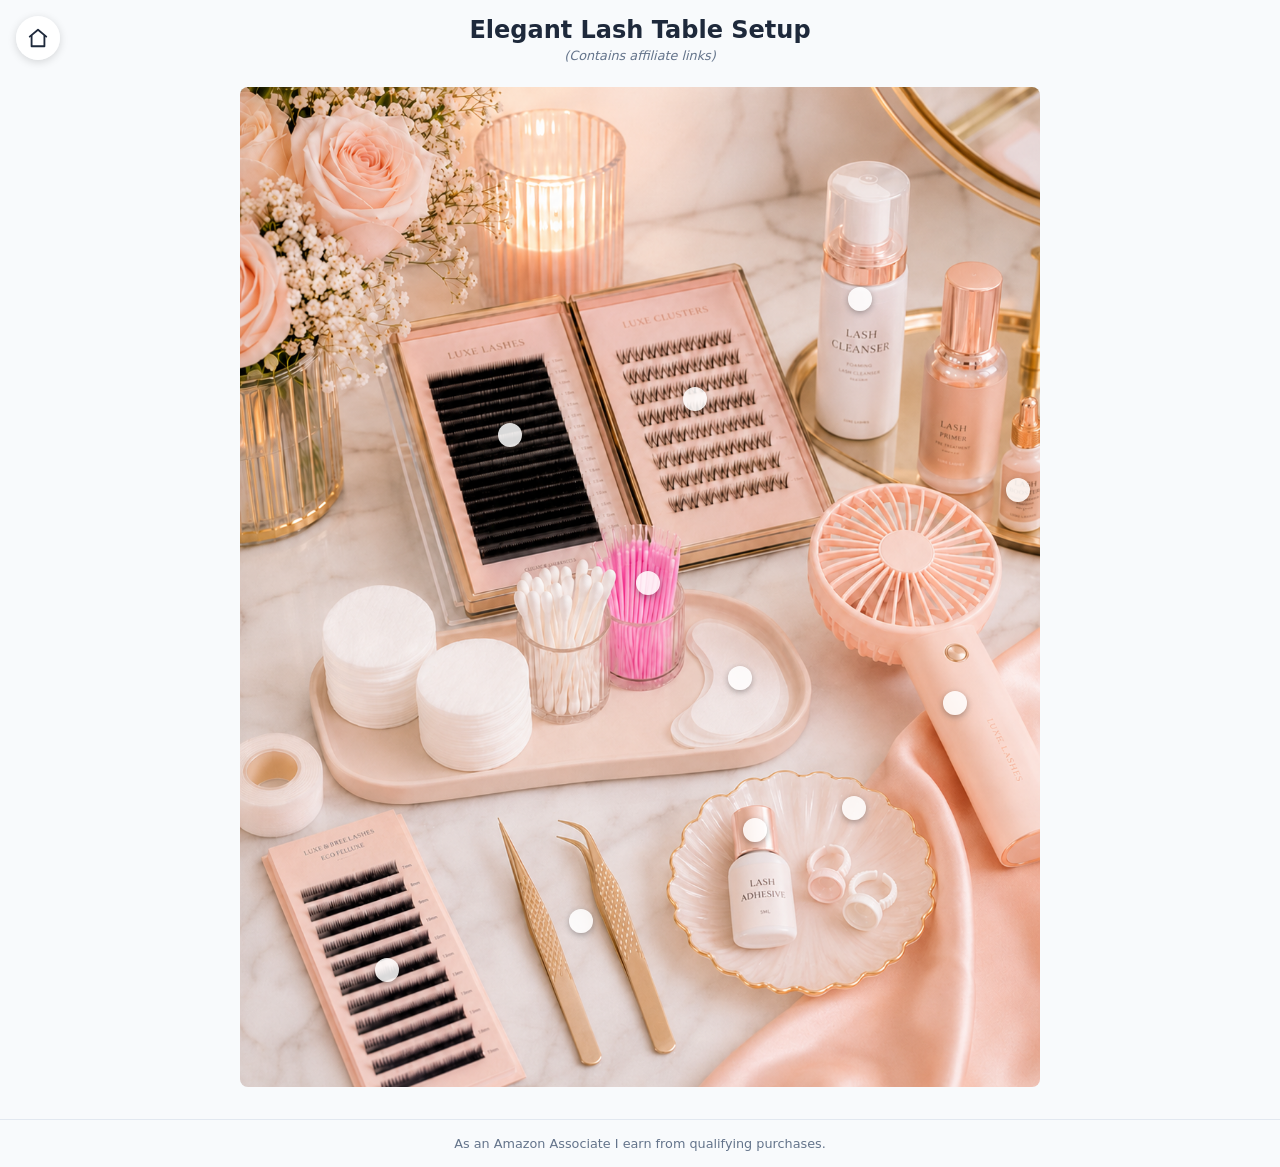
<file: diy-lash-table/index.html>
<!DOCTYPE html>
<html lang="en">
<head>
	<meta charset="UTF-8">
	<meta name="viewport" content="width=device-width, initial-scale=1.0">
	<title>Elegant Lash Table Setup</title>
	<link rel="stylesheet" href="../style.css">
	
	<style>
		.link-1 { top: 34.81%; left: 33.70%; }
		.link-2 { top: 74.34%; left: 64.37%; }
		.link-3 { top: 88.36%; left: 18.36%; }
		.link-4 { top: 83.43%; left: 42.63%; }
		.link-5 { top: 40.32%; left: 97.22%; }
		.link-6 { top: 21.18%; left: 77.54%; }
		.link-7 { top: 61.58%; left: 89.37%; }
		.link-8 { top: 49.60%; left: 50.97%; }
		.link-9 { top: 59.17%; left: 62.56%; }
		.link-10 { top: 31.24%; left: 56.88%; }
		.link-11 { top: 72.12%; left: 76.69%; }
	</style>
</head>
<body>
<a href="../index.html" class="home-button" aria-label="Back to home" title="Home">
		<svg viewBox="0 0 24 24" fill="none" stroke="currentColor" stroke-width="2" stroke-linecap="round" stroke-linejoin="round" aria-hidden="true">
			<path d="M3 10.5 12 3l9 7.5"/><path d="M5 9.5V21h14V9.5"/>
		</svg>
	</a>	<h2 style="margin-top: 1rem;">Elegant Lash Table Setup</h2>
	<p class="ftc-disclosure">(Contains affiliate links)</p>
	
	<div class="image-container">
		<img src="diy_lash_table.png" alt="DIY Lash Table Elegant Setup">
		<a href="https://www.amazon.com/BEYELIAN-Extensions-Individual-Semipermanent-Assorted/dp/B075WTDB9N?pd_rd_w=tZTJh&content-id=amzn1.sym.5b28a964-6fd3-4c72-8c58-6450e7d02f5f&pf_rd_p=5b28a964-6fd3-4c72-8c58-6450e7d02f5f&pf_rd_r=R3ARX5QBAT567AHB4195&pd_rd_wg=iAKti&pd_rd_r=cf78d4dd-1a70-4e28-a647-58e689e88608&pd_rd_i=B075WTDB9N&th=1&linkCode=ll2&tag=vettedfind0c0-20&linkId=fcf4a14d015ac9a3a1dbb89330eaa9b9&language=en_US&ref_=as_li_ss_tl" class="hotspot-container link-1">
			<div class="hotspot"></div>
			<div class="preview-card">
				<p class="preview-title">Assorted Lash Extensions</p>
				<p class="preview-price">$8.29</p>
				<span class="preview-url">amazon.com</span>
			</div>
		</a>
		<a href="https://www.amazon.com/dp/B0FPLV1W2Z?th=1&linkCode=ll2&tag=vettedfind0c0-20&linkId=9ed19210eb93a9e95aed2e2968f2a374&language=en_US&ref_=as_li_ss_tl" class="hotspot-container link-2">
			<div class="hotspot"></div>
			<div class="preview-card">
				<p class="preview-title">Self-Application Lash Adhesive</p>
				<p class="preview-price">$9.27</p>
				<span class="preview-url">amazon.com</span>
			</div>
		</a>
		<a href="https://www.amazon.com/dp/B01AHIY2UI?th=1&linkCode=ll2&tag=vettedfind0c0-20&linkId=d799de753700e52776fdd7675a130934&language=en_US&ref_=as_li_ss_tl" class="hotspot-container link-3">
			<div class="hotspot"></div>
			<div class="preview-card">
				<p class="preview-title">Assorted Volume Lash Extensions</p>
				<p class="preview-price">$7.99</p>
				<span class="preview-url">amazon.com</span>
			</div>
		</a>
		<a href="https://www.amazon.com/FEITA-Eyelash-Extension-Tweezer-Applicator/dp/B08Y77DCHX?crid=1GYWIZ86E1Y98&dib=eyJ2IjoiMSJ9.[base64].pd0VpyRUuVNFdo4uzVqY0nH9oeEQKvDwf4plmg-bmwQ&dib_tag=se&keywords=gold%2Btweezers%2Bset%2Blash%2Bextensions&qid=1780433720&sprefix=gold%2Btweezers%2Bset%2Blash%2Bextension%2Caps%2C191&sr=8-8&th=1&linkCode=ll2&tag=vettedfind0c0-20&linkId=f2d0c42e360671a5f1d57d1b9a4ea17a&language=en_US&ref_=as_li_ss_tl" class="hotspot-container link-4">
			<div class="hotspot"></div>
			<div class="preview-card">
				<p class="preview-title">Precision Tweezers</p>
				<p class="preview-price">$22.99</p>
				<span class="preview-url">amazon.com</span>
			</div>
		</a>
		<a href="https://www.amazon.com/VEYES-INC-Extensions-Accelerator-Professional/dp/B0BTBG84CK?crid=24Q9T21DN9THE&dib=eyJ2IjoiMSJ9.[base64].hGt5AtjVwMsCQPfXxZkLspqNaKyP2kHuXOhhnVP1Cto&dib_tag=se&keywords=lash+bonder&qid=1780433778&sprefix=lash+bonde%2Caps%2C223&sr=8-8&linkCode=ll2&tag=vettedfind0c0-20&linkId=1f7f9dcb3a79382ad75adc596fc677d9&language=en_US&ref_=as_li_ss_tl" class="hotspot-container link-5">
			<div class="hotspot"></div>
			<div class="preview-card">
				<p class="preview-title">Professional Lash Bonder</p>
				<p class="preview-price">$15.99</p>
				<span class="preview-url">amazon.com</span>
			</div>
		</a>
		<a href="https://www.amazon.com/Extension-Stacy-Lash-Extensions-Professional/dp/B07GZWWN9Q?crid=EE2BT1J7RB4V&dib=eyJ2IjoiMSJ9.[base64].Rn_K4pBVB4Ud3LG0VguK7iVyTfFZDEDoCumP7qUda6o&dib_tag=se&keywords=lash%2Bshampoo&qid=1780433833&sprefix=lash%2Bshampo%2Caps%2C220&sr=8-1-spons&sp_csd=d2lkZ2V0TmFtZT1zcF9hdGY&th=1&linkCode=ll2&tag=vettedfind0c0-20&linkId=67ccd84b5317a559dd3f9ef56b43c2c4&language=en_US&ref_=as_li_ss_tl" class="hotspot-container link-6">
			<div class="hotspot"></div>
			<div class="preview-card">
				<p class="preview-title">Lash Extension Shampoo</p>
				<p class="preview-price">$14.95</p>
				<span class="preview-url">amazon.com</span>
			</div>
		</a>
		<a href="https://www.amazon.com/TUNISE-Portable-Handheld-Adjustable-Electricity/dp/B0BM8WGVKS?crid=23YOMO695272B&dib=eyJ2IjoiMSJ9.[base64].qQQh1KS88foiQijIv0R15Izn8h0xJrWARWKGen2ejuw&dib_tag=se&keywords=pink%2Bhandheld%2Bfan&qid=1780433877&sprefix=pink%2Bhandheld%2Bfan%2Caps%2C213&sr=8-10&th=1&linkCode=ll2&tag=vettedfind0c0-20&linkId=cd4b9e0669c8565438a961d939474986&language=en_US&ref_=as_li_ss_tl" class="hotspot-container link-7">
			<div class="hotspot"></div>
			<div class="preview-card">
				<p class="preview-title">Pink Handheld Fan</p>
				<p class="preview-price">$12.99</p>
				<span class="preview-url">amazon.com</span>
			</div>
		</a>
		<a href="https://www.amazon.com/Disposable-Applicators-Makeup-Personal-Diameter/dp/B074KVWRVL?crid=2L1T16AHZKHBD&dib=eyJ2IjoiMSJ9.[base64].YiqdrmziBWNpcPcLWG__OeMaEcSfbXBQZj9cMlMXqi4&dib_tag=se&keywords=micro%2Bq%2Btips&qid=1780433974&sprefix=micro%2Bq%2Btip%2Caps%2C240&sr=8-3-spons&sp_csd=d2lkZ2V0TmFtZT1zcF9hdGY&th=1&linkCode=ll2&tag=vettedfind0c0-20&linkId=61615b5988a2754a94a1772144c49c23&language=en_US&ref_=as_li_ss_tl" class="hotspot-container link-8">
			<div class="hotspot"></div>
			<div class="preview-card">
				<p class="preview-title">Micro Applicator Swabs</p>
				<p class="preview-price">$4.99</p>
				<span class="preview-url">amazon.com</span>
			</div>
		</a>
		<a href="https://www.amazon.com/grace-stella-Under-masks-circles/dp/B0CV8NTVHQ?crid=1MWHJJ0B4PINL&dib=eyJ2IjoiMSJ9.[base64].DecSSTZZ4ePArlq3h4eT8aqwKYPI3YefvfJSbEn0XCQ&dib_tag=se&keywords=eye%2Bmask%2Bgrace%2Band%2Bstella&qid=1780434035&sprefix=eye%2Bmask%2Bgrace%2Band%2Bstells%2Caps%2C249&sr=8-10&th=1&linkCode=ll2&tag=vettedfind0c0-20&linkId=fc1127e0452271618319bf84a91f8856&language=en_US&ref_=as_li_ss_tl" class="hotspot-container link-9">
			<div class="hotspot"></div>
			<div class="preview-card">
				<p class="preview-title">Under-Eye Masks</p>
				<p class="preview-price">$23.95</p>
				<span class="preview-url">amazon.com</span>
			</div>
		</a>
		<a href="https://www.amazon.com/Natural-Clusters-Extensions-Invisible-Individual/dp/B0F4MMBMG6?crid=CQY3TU9NRO8W&dib=eyJ2IjoiMSJ9.[base64].UA-Lpk7p95Lg6Wy7Eq3zQB4JRVIpK1TACy6TxkkCuxo&dib_tag=se&keywords=lash%2Bclusters%2Bwispy&qid=1780434101&sprefix=lash%2Bclusters%2Bwisp%2Caps%2C236&sr=8-17&th=1&linkCode=ll2&tag=vettedfind0c0-20&linkId=fab018d141674deb52fbfa2f4cecbf10&language=en_US&ref_=as_li_ss_tl" class="hotspot-container link-10">
			<div class="hotspot"></div>
			<div class="preview-card">
				<p class="preview-title">Wispy Lash Clusters</p>
				<p class="preview-price">$9.49</p>
				<span class="preview-url">amazon.com</span>
			</div>
		</a>
		<a href="https://www.amazon.com/HOME-SMILE-Necklaces-Friendship-Organizer/dp/B0GMP2PDJG?crid=HPYQUUGDD393&dib=eyJ2IjoiMSJ9.[base64].QRhnNPUqT28qDDEOOxcncW0qX3PB6bhu-cl4EIbAuFw&dib_tag=se&keywords=white%2Band%2Bgold%2Blined%2Btrinket%2Btray&qid=1780434202&sprefix=white%2Band%2Bgold%2Blined%2Btrinket%2Btray%2Caps%2C227&sr=8-3-spons&sp_csd=d2lkZ2V0TmFtZT1zcF9hdGY&th=1&linkCode=ll2&tag=vettedfind0c0-20&linkId=0c4ce1ab56c1312b39a73ea97e56e538&language=en_US&ref_=as_li_ss_tl" class="hotspot-container link-11">
			<div class="hotspot"></div>
			<div class="preview-card">
				<p class="preview-title">Ceramic Trinket Tray</p>
				<p class="preview-price">$6.59</p>
				<span class="preview-url">amazon.com</span>
			</div>
		</a>
	</div>
	
	<p class="amazon-disclosure">As an Amazon Associate I earn from qualifying purchases.</p>
</body>
</html>
</file>
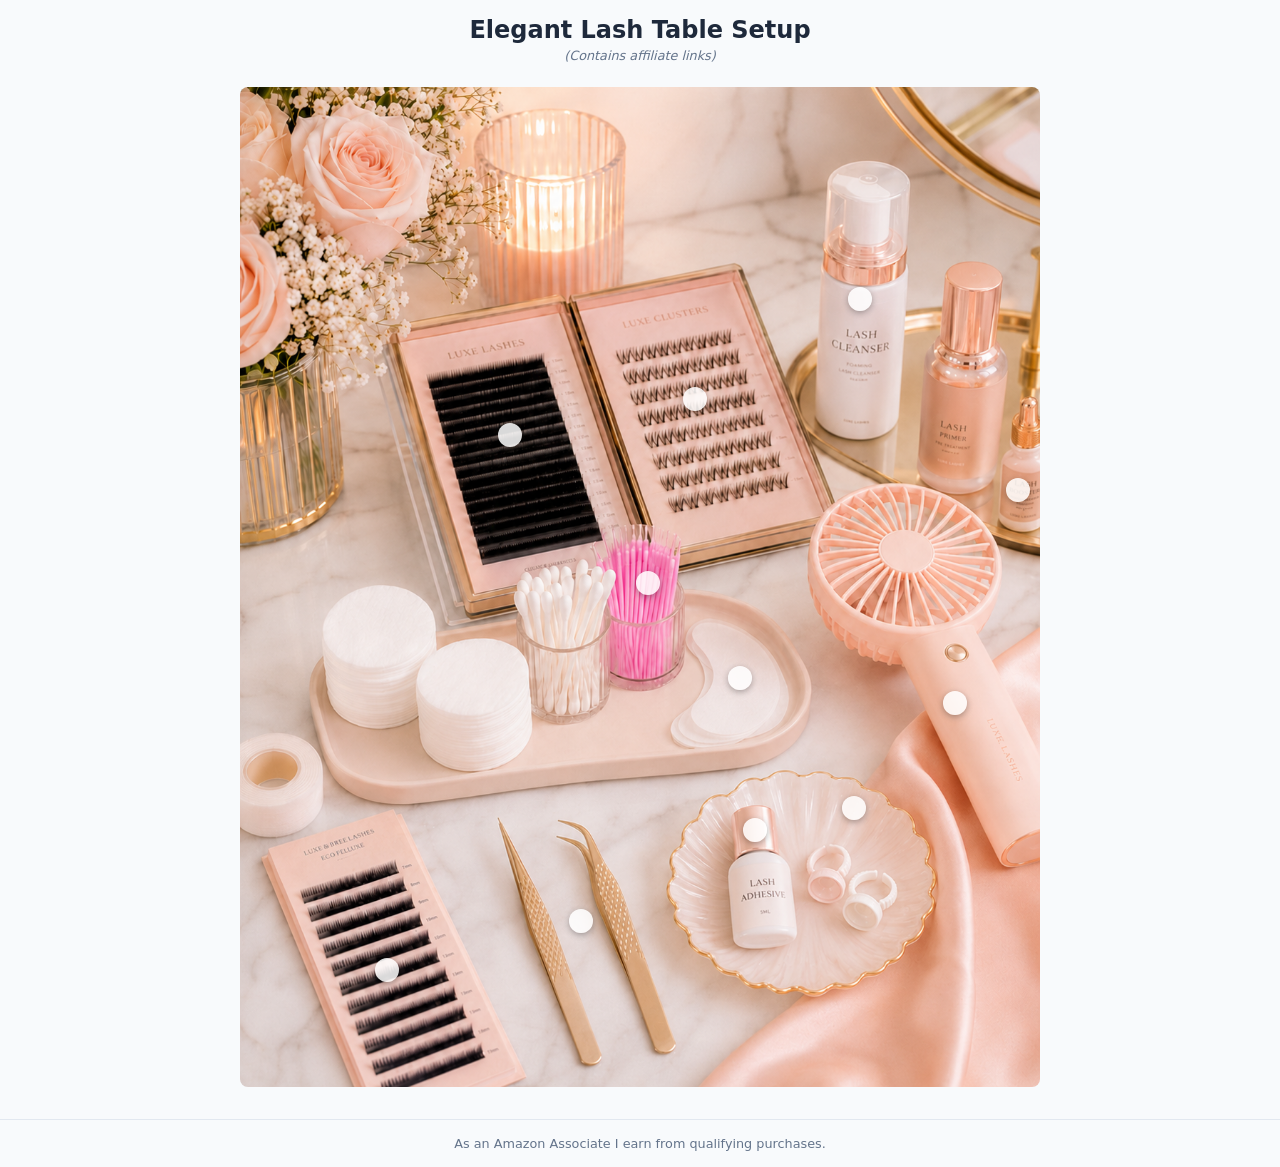
<file: diy_lash_table/index.html>
<!DOCTYPE html>
<html lang="en">
<head>
	<meta charset="UTF-8">
	<meta name="viewport" content="width=device-width, initial-scale=1.0">
	<title>Elegant Lash Table Setup</title>
	<link rel="stylesheet" href="../style.css">
	
	<style>
		.link-1 { top: 34.81%; left: 33.70%; }
		.link-2 { top: 74.34%; left: 64.37%; }
		.link-3 { top: 88.36%; left: 18.36%; }
		.link-4 { top: 83.43%; left: 42.63%; }
		.link-5 { top: 40.32%; left: 97.22%; }
		.link-6 { top: 21.18%; left: 77.54%; }
		.link-7 { top: 61.58%; left: 89.37%; }
		.link-8 { top: 49.60%; left: 50.97%; }
		.link-9 { top: 59.17%; left: 62.56%; }
		.link-10 { top: 31.24%; left: 56.88%; }
		.link-11 { top: 72.12%; left: 76.69%; }
	</style>
</head>
<body>
	<h2 style="margin-top: 1rem;">Elegant Lash Table Setup</h2>
	<p class="ftc-disclosure">(Contains affiliate links)</p>
	
	<div class="image-container">
		<img src="diy_lash_table.png" alt="DIY Lash Table Elegant Setup">
		<a href="https://www.amazon.com/BEYELIAN-Extensions-Individual-Semipermanent-Assorted/dp/B075WTDB9N?pd_rd_w=tZTJh&content-id=amzn1.sym.5b28a964-6fd3-4c72-8c58-6450e7d02f5f&pf_rd_p=5b28a964-6fd3-4c72-8c58-6450e7d02f5f&pf_rd_r=R3ARX5QBAT567AHB4195&pd_rd_wg=iAKti&pd_rd_r=cf78d4dd-1a70-4e28-a647-58e689e88608&pd_rd_i=B075WTDB9N&th=1&linkCode=ll2&tag=vettedfind0c0-20&linkId=fcf4a14d015ac9a3a1dbb89330eaa9b9&language=en_US&ref_=as_li_ss_tl" class="hotspot-container link-1">
			<div class="hotspot"></div>
			<div class="preview-card">
				<p class="preview-title">Assorted Lash Extensions</p>
				<p class="preview-price">$8.29</p>
				<span class="preview-url">amazon.com</span>
			</div>
		</a>
		<a href="https://www.amazon.com/dp/B0FPLV1W2Z?th=1&linkCode=ll2&tag=vettedfind0c0-20&linkId=9ed19210eb93a9e95aed2e2968f2a374&language=en_US&ref_=as_li_ss_tl" class="hotspot-container link-2">
			<div class="hotspot"></div>
			<div class="preview-card">
				<p class="preview-title">Self-Application Lash Adhesive</p>
				<p class="preview-price">$9.27</p>
				<span class="preview-url">amazon.com</span>
			</div>
		</a>
		<a href="https://www.amazon.com/dp/B01AHIY2UI?th=1&linkCode=ll2&tag=vettedfind0c0-20&linkId=d799de753700e52776fdd7675a130934&language=en_US&ref_=as_li_ss_tl" class="hotspot-container link-3">
			<div class="hotspot"></div>
			<div class="preview-card">
				<p class="preview-title">Assorted Volume Lash Extensions</p>
				<p class="preview-price">$7.99</p>
				<span class="preview-url">amazon.com</span>
			</div>
		</a>
		<a href="https://www.amazon.com/FEITA-Eyelash-Extension-Tweezer-Applicator/dp/B08Y77DCHX?crid=1GYWIZ86E1Y98&dib=eyJ2IjoiMSJ9.[base64].pd0VpyRUuVNFdo4uzVqY0nH9oeEQKvDwf4plmg-bmwQ&dib_tag=se&keywords=gold%2Btweezers%2Bset%2Blash%2Bextensions&qid=1780433720&sprefix=gold%2Btweezers%2Bset%2Blash%2Bextension%2Caps%2C191&sr=8-8&th=1&linkCode=ll2&tag=vettedfind0c0-20&linkId=f2d0c42e360671a5f1d57d1b9a4ea17a&language=en_US&ref_=as_li_ss_tl" class="hotspot-container link-4">
			<div class="hotspot"></div>
			<div class="preview-card">
				<p class="preview-title">Precision Tweezers</p>
				<p class="preview-price">$22.99</p>
				<span class="preview-url">amazon.com</span>
			</div>
		</a>
		<a href="https://www.amazon.com/VEYES-INC-Extensions-Accelerator-Professional/dp/B0BTBG84CK?crid=24Q9T21DN9THE&dib=eyJ2IjoiMSJ9.[base64].hGt5AtjVwMsCQPfXxZkLspqNaKyP2kHuXOhhnVP1Cto&dib_tag=se&keywords=lash+bonder&qid=1780433778&sprefix=lash+bonde%2Caps%2C223&sr=8-8&linkCode=ll2&tag=vettedfind0c0-20&linkId=1f7f9dcb3a79382ad75adc596fc677d9&language=en_US&ref_=as_li_ss_tl" class="hotspot-container link-5">
			<div class="hotspot"></div>
			<div class="preview-card">
				<p class="preview-title">Professional Lash Bonder</p>
				<p class="preview-price">$15.99</p>
				<span class="preview-url">amazon.com</span>
			</div>
		</a>
		<a href="https://www.amazon.com/Extension-Stacy-Lash-Extensions-Professional/dp/B07GZWWN9Q?crid=EE2BT1J7RB4V&dib=eyJ2IjoiMSJ9.[base64].Rn_K4pBVB4Ud3LG0VguK7iVyTfFZDEDoCumP7qUda6o&dib_tag=se&keywords=lash%2Bshampoo&qid=1780433833&sprefix=lash%2Bshampo%2Caps%2C220&sr=8-1-spons&sp_csd=d2lkZ2V0TmFtZT1zcF9hdGY&th=1&linkCode=ll2&tag=vettedfind0c0-20&linkId=67ccd84b5317a559dd3f9ef56b43c2c4&language=en_US&ref_=as_li_ss_tl" class="hotspot-container link-6">
			<div class="hotspot"></div>
			<div class="preview-card">
				<p class="preview-title">Lash Extension Shampoo</p>
				<p class="preview-price">$14.95</p>
				<span class="preview-url">amazon.com</span>
			</div>
		</a>
		<a href="https://www.amazon.com/TUNISE-Portable-Handheld-Adjustable-Electricity/dp/B0BM8WGVKS?crid=23YOMO695272B&dib=eyJ2IjoiMSJ9.[base64].qQQh1KS88foiQijIv0R15Izn8h0xJrWARWKGen2ejuw&dib_tag=se&keywords=pink%2Bhandheld%2Bfan&qid=1780433877&sprefix=pink%2Bhandheld%2Bfan%2Caps%2C213&sr=8-10&th=1&linkCode=ll2&tag=vettedfind0c0-20&linkId=cd4b9e0669c8565438a961d939474986&language=en_US&ref_=as_li_ss_tl" class="hotspot-container link-7">
			<div class="hotspot"></div>
			<div class="preview-card">
				<p class="preview-title">Pink Handheld Fan</p>
				<p class="preview-price">$12.99</p>
				<span class="preview-url">amazon.com</span>
			</div>
		</a>
		<a href="https://www.amazon.com/Disposable-Applicators-Makeup-Personal-Diameter/dp/B074KVWRVL?crid=2L1T16AHZKHBD&dib=eyJ2IjoiMSJ9.[base64].YiqdrmziBWNpcPcLWG__OeMaEcSfbXBQZj9cMlMXqi4&dib_tag=se&keywords=micro%2Bq%2Btips&qid=1780433974&sprefix=micro%2Bq%2Btip%2Caps%2C240&sr=8-3-spons&sp_csd=d2lkZ2V0TmFtZT1zcF9hdGY&th=1&linkCode=ll2&tag=vettedfind0c0-20&linkId=61615b5988a2754a94a1772144c49c23&language=en_US&ref_=as_li_ss_tl" class="hotspot-container link-8">
			<div class="hotspot"></div>
			<div class="preview-card">
				<p class="preview-title">Micro Applicator Swabs</p>
				<p class="preview-price">$4.99</p>
				<span class="preview-url">amazon.com</span>
			</div>
		</a>
		<a href="https://www.amazon.com/grace-stella-Under-masks-circles/dp/B0CV8NTVHQ?crid=1MWHJJ0B4PINL&dib=eyJ2IjoiMSJ9.[base64].DecSSTZZ4ePArlq3h4eT8aqwKYPI3YefvfJSbEn0XCQ&dib_tag=se&keywords=eye%2Bmask%2Bgrace%2Band%2Bstella&qid=1780434035&sprefix=eye%2Bmask%2Bgrace%2Band%2Bstells%2Caps%2C249&sr=8-10&th=1&linkCode=ll2&tag=vettedfind0c0-20&linkId=fc1127e0452271618319bf84a91f8856&language=en_US&ref_=as_li_ss_tl" class="hotspot-container link-9">
			<div class="hotspot"></div>
			<div class="preview-card">
				<p class="preview-title">Under-Eye Masks</p>
				<p class="preview-price">$23.95</p>
				<span class="preview-url">amazon.com</span>
			</div>
		</a>
		<a href="https://www.amazon.com/Natural-Clusters-Extensions-Invisible-Individual/dp/B0F4MMBMG6?crid=CQY3TU9NRO8W&dib=eyJ2IjoiMSJ9.[base64].UA-Lpk7p95Lg6Wy7Eq3zQB4JRVIpK1TACy6TxkkCuxo&dib_tag=se&keywords=lash%2Bclusters%2Bwispy&qid=1780434101&sprefix=lash%2Bclusters%2Bwisp%2Caps%2C236&sr=8-17&th=1&linkCode=ll2&tag=vettedfind0c0-20&linkId=fab018d141674deb52fbfa2f4cecbf10&language=en_US&ref_=as_li_ss_tl" class="hotspot-container link-10">
			<div class="hotspot"></div>
			<div class="preview-card">
				<p class="preview-title">Wispy Lash Clusters</p>
				<p class="preview-price">$9.49</p>
				<span class="preview-url">amazon.com</span>
			</div>
		</a>
		<a href="https://www.amazon.com/HOME-SMILE-Necklaces-Friendship-Organizer/dp/B0GMP2PDJG?crid=HPYQUUGDD393&dib=eyJ2IjoiMSJ9.[base64].QRhnNPUqT28qDDEOOxcncW0qX3PB6bhu-cl4EIbAuFw&dib_tag=se&keywords=white%2Band%2Bgold%2Blined%2Btrinket%2Btray&qid=1780434202&sprefix=white%2Band%2Bgold%2Blined%2Btrinket%2Btray%2Caps%2C227&sr=8-3-spons&sp_csd=d2lkZ2V0TmFtZT1zcF9hdGY&th=1&linkCode=ll2&tag=vettedfind0c0-20&linkId=0c4ce1ab56c1312b39a73ea97e56e538&language=en_US&ref_=as_li_ss_tl" class="hotspot-container link-11">
			<div class="hotspot"></div>
			<div class="preview-card">
				<p class="preview-title">Ceramic Trinket Tray</p>
				<p class="preview-price">$6.59</p>
				<span class="preview-url">amazon.com</span>
			</div>
		</a>
	</div>
	
	<p class="amazon-disclosure">As an Amazon Associate I earn from qualifying purchases.</p>
</body>
</html>
</file>
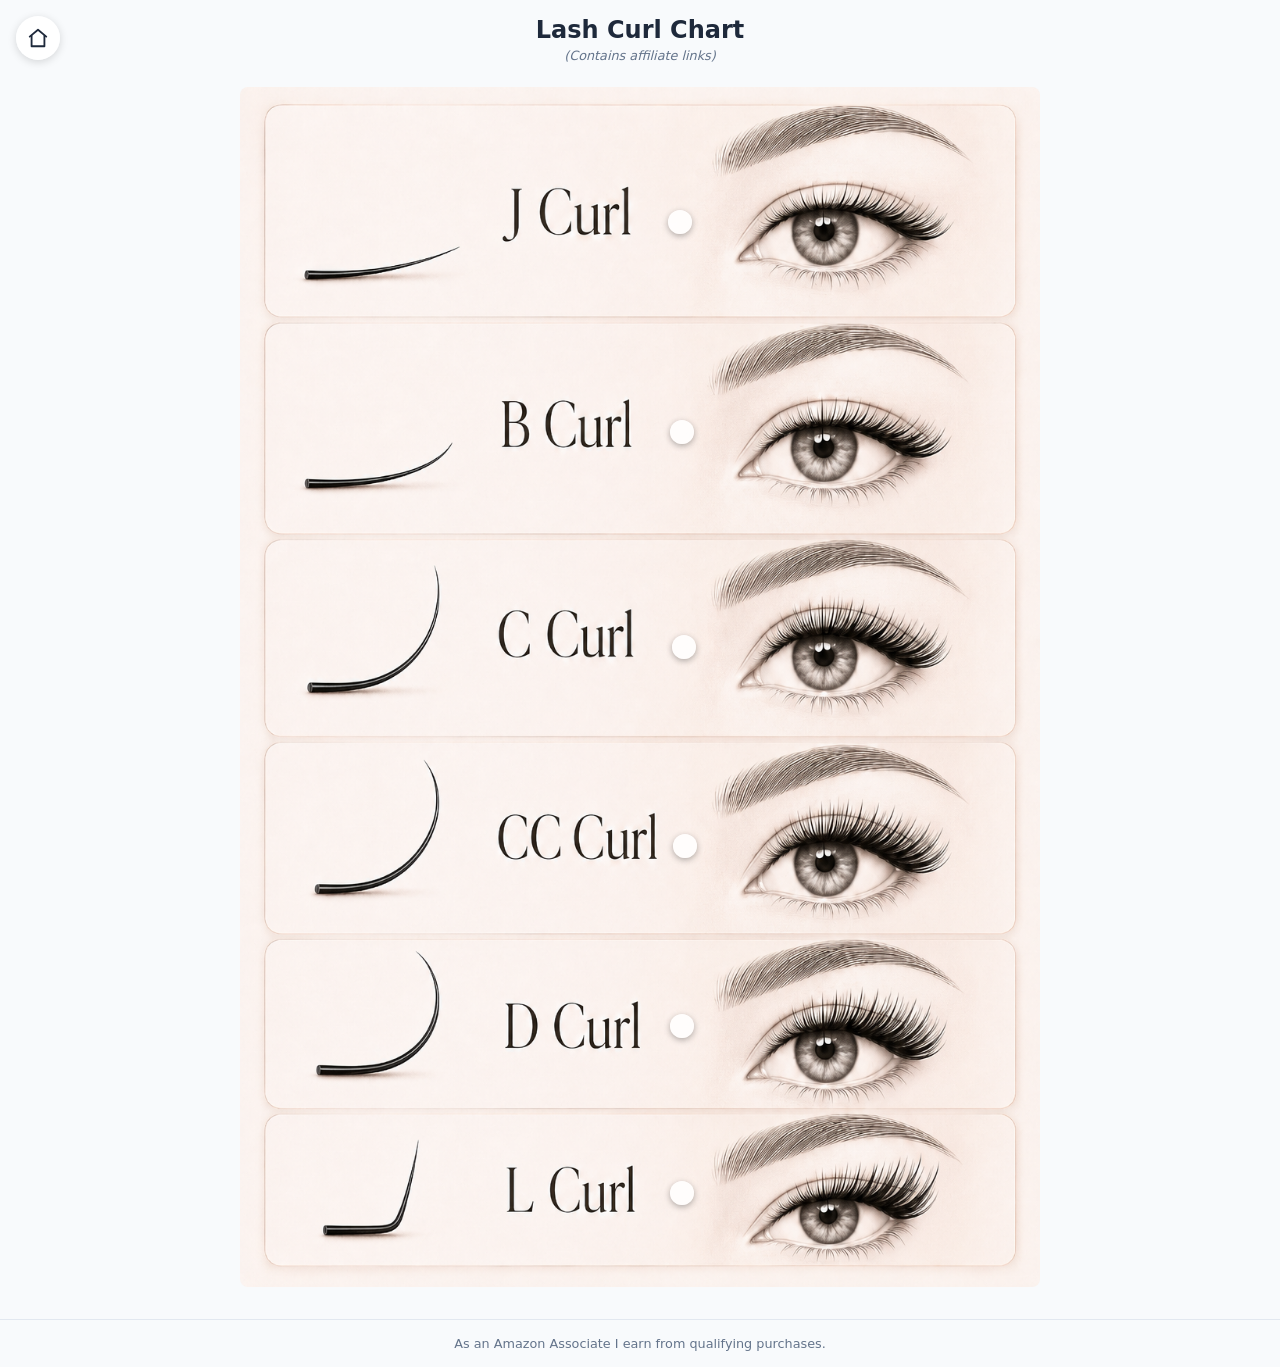
<file: lash-curl-chart/index.html>
<!DOCTYPE html>
<html lang="en">
<head>
	<meta charset="UTF-8">
	<meta name="viewport" content="width=device-width, initial-scale=1.0">
	<title>Lash Curl Chart</title>
	<link rel="stylesheet" href="../style.css">
	
	<style>
		.link-1 { top: 46.63%; left: 55.56%; }
		.link-2 { top: 63.22%; left: 55.68%; }
		.link-3 { top: 78.27%; left: 55.31%; }
		.link-4 { top: 28.76%; left: 55.19%; }
		.link-5 { top: 11.29%; left: 54.95%; }
		.link-6 { top: 92.20%; left: 55.31%; }
	</style>
</head>
<body>
<a href="../index.html" class="home-button" aria-label="Back to home" title="Home">
		<svg viewBox="0 0 24 24" fill="none" stroke="currentColor" stroke-width="2" stroke-linecap="round" stroke-linejoin="round" aria-hidden="true">
			<path d="M3 10.5 12 3l9 7.5"/><path d="M5 9.5V21h14V9.5"/>
		</svg>
	</a>	<h2 style="margin-top: 1rem;">Lash Curl Chart</h2>
	<p class="ftc-disclosure">(Contains affiliate links)</p>
	
	<div class="image-container">
		<img src="lash_curl_chart.png" alt="Lash Curl Chart">
		<a href="https://www.amazon.com/BEYELIAN-Extensions-Individual-Semipermanent-Assorted/dp/B075WTDB9N?crid=204ZWXWMZT9L4&dib=eyJ2IjoiMSJ9.[base64].84OxwpHOqDnWtPUTp3LINjrTmd0hzxVQR1EEJj7gPEA&dib_tag=se&keywords=lash%2Bextensions&qid=1781424802&sprefix=lash%2Bextensions%2Caps%2C205&sr=8-6&th=1&linkCode=ll2&tag=vettedfind0c0-20&linkId=94ea608357568d8094e08f5fd5905e03&language=en_US&ref_=as_li_ss_tl" class="hotspot-container link-1">
			<div class="hotspot"></div>
			<div class="preview-card">
				<p class="preview-title">C Curl Lashes</p>
				<p class="preview-price">$8.29</p>
				<span class="preview-url">amazon.com</span>
			</div>
		</a>
		<a href="https://www.amazon.com/TDANCE-Cashmere-Extensions-Thickness-Professional/dp/B0GT94SCFZ?crid=3JDK24WQ5PI9J&dib=eyJ2IjoiMSJ9.[base64].sBTAS61svzpcO6At0iBmqGpGrjolbZPrh8ysBoXGEe8&dib_tag=se&keywords=lash%2Bextensions%2Bd%2Bcurl&qid=1781424880&sprefix=lash%2Bextensions%2Bd%2Bcur%2Caps%2C200&sr=8-1-spons&sp_csd=d2lkZ2V0TmFtZT1zcF9hdGY&th=1&linkCode=ll2&tag=vettedfind0c0-20&linkId=a0ebfab5a6af19ce80714f23b987db3e&language=en_US&ref_=as_li_ss_tl" class="hotspot-container link-2">
			<div class="hotspot"></div>
			<div class="preview-card">
				<p class="preview-title">CC Curl Lashes</p>
				<p class="preview-price">$9.99</p>
				<span class="preview-url">amazon.com</span>
			</div>
		</a>
		<a href="https://www.amazon.com/TDANCE-Cashmere-Extensions-Thickness-Professional/dp/B0GT91C4N9?dib=eyJ2IjoiMSJ9.[base64].04peOFgkYKQhlqhufHh2M__S2I9boJ3zBPV_rOgJJMU&dib_tag=se&keywords=lash%2Bextensions%2Bd%2Bcurl&qid=1781425018&sr=8-2-spons&sp_csd=d2lkZ2V0TmFtZT1zcF9hdGY&th=1&linkCode=ll2&tag=vettedfind0c0-20&linkId=05b2ffbbde882b1c85f13bbb09d1ceac&language=en_US&ref_=as_li_ss_tl" class="hotspot-container link-3">
			<div class="hotspot"></div>
			<div class="preview-card">
				<p class="preview-title">D Curl Lashes</p>
				<p class="preview-price">$9.99</p>
				<span class="preview-url">amazon.com</span>
			</div>
		</a>
		<a href="https://www.amazon.com/TDANCE-Cashmere-Extensions-Thickness-Professional/dp/B0CT5LJ746?dib=eyJ2IjoiMSJ9.[base64].04peOFgkYKQhlqhufHh2M__S2I9boJ3zBPV_rOgJJMU&dib_tag=se&keywords=lash%2Bextensions%2Bd%2Bcurl&qid=1781425018&sr=8-2-spons&sp_csd=d2lkZ2V0TmFtZT1zcF9hdGY&th=1&linkCode=ll2&tag=vettedfind0c0-20&linkId=0c5dbe2cd169a5f5114c8ee34b9ca09b&language=en_US&ref_=as_li_ss_tl" class="hotspot-container link-4">
			<div class="hotspot"></div>
			<div class="preview-card">
				<p class="preview-title">B Curl Lashes</p>
				<p class="preview-price">$9.99</p>
				<span class="preview-url">amazon.com</span>
			</div>
		</a>
		<a href="https://www.amazon.com/TDANCE-Cashmere-Extensions-Thickness-Professional/dp/B0CT5KFK87?dib=eyJ2IjoiMSJ9.[base64].04peOFgkYKQhlqhufHh2M__S2I9boJ3zBPV_rOgJJMU&dib_tag=se&keywords=lash%2Bextensions%2Bd%2Bcurl&qid=1781425018&sr=8-2-spons&sp_csd=d2lkZ2V0TmFtZT1zcF9hdGY&th=1&linkCode=ll2&tag=vettedfind0c0-20&linkId=84a9df0f3b459b5634b8dd20a399a758&language=en_US&ref_=as_li_ss_tl" class="hotspot-container link-5">
			<div class="hotspot"></div>
			<div class="preview-card">
				<p class="preview-title">J Curl Lashes</p>
				<p class="preview-price">$9.99</p>
				<span class="preview-url">amazon.com</span>
			</div>
		</a>
		<a href="https://www.amazon.com/TDANCE-Cashmere-Extensions-Thickness-Professional/dp/B0CT5JXNLF?dib=eyJ2IjoiMSJ9.[base64].04peOFgkYKQhlqhufHh2M__S2I9boJ3zBPV_rOgJJMU&dib_tag=se&keywords=lash%2Bextensions%2Bd%2Bcurl&qid=1781425018&sr=8-2-spons&sp_csd=d2lkZ2V0TmFtZT1zcF9hdGY&th=1&linkCode=ll2&tag=vettedfind0c0-20&linkId=b45a69d84c45015ce8f31e098b9e9447&language=en_US&ref_=as_li_ss_tl" class="hotspot-container link-6">
			<div class="hotspot"></div>
			<div class="preview-card">
				<p class="preview-title">L Curl Lashes</p>
				<p class="preview-price">$9.99</p>
				<span class="preview-url">amazon.com</span>
			</div>
		</a>
	</div>
	
	<p class="amazon-disclosure">As an Amazon Associate I earn from qualifying purchases.</p>
</body>
</html>
</file>
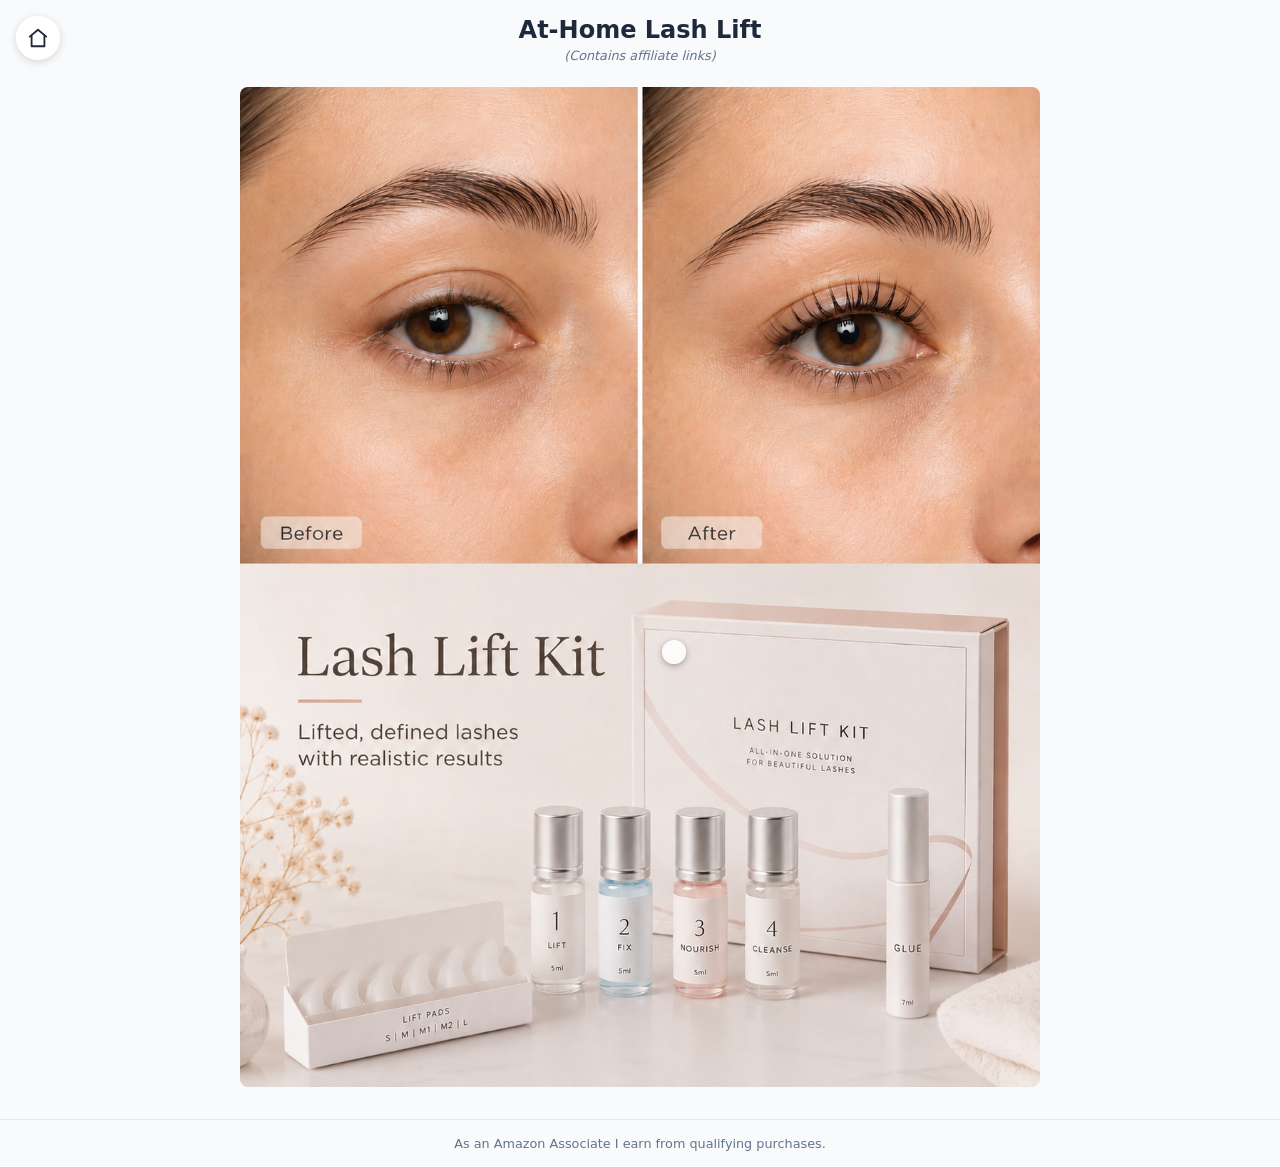
<file: lash-lift-transformation/index.html>
<!DOCTYPE html>
<html lang="en">
<head>
	<meta charset="UTF-8">
	<meta name="viewport" content="width=device-width, initial-scale=1.0">
	<title>Lash Lift</title>
	<link rel="stylesheet" href="../style.css">
	
	<style>
		.link-1 { top: 56.56%; left: 54.23%; }
	</style>
</head>
<body>
<a href="../index.html" class="home-button" aria-label="Back to home" title="Home">
		<svg viewBox="0 0 24 24" fill="none" stroke="currentColor" stroke-width="2" stroke-linecap="round" stroke-linejoin="round" aria-hidden="true">
			<path d="M3 10.5 12 3l9 7.5"/><path d="M5 9.5V21h14V9.5"/>
		</svg>
	</a>	<h2 style="margin-top: 1rem;">At-Home Lash Lift</h2>
	<p class="ftc-disclosure">(Contains affiliate links)</p>
	
	<div class="image-container">
		<img src="lash_lift_transformation.png" alt="At Home Lash Lift">
		<a href="https://www.amazon.com/Professional-Extension-Upgraded-Extensions-Semi-Permanent/dp/B08TC1PMMX?crid=2V269NETS5JJK&dib=eyJ2IjoiMSJ9.[base64].5wrNilpoiJEc9JehR6BRm223scMEbRgRTSeTphNyTnw&dib_tag=se&keywords=lash%2Blift&qid=1781116116&sprefix=lash%2Blif%2Caps%2C273&sr=8-7&th=1&linkCode=ll2&tag=vettedfind0c0-20&linkId=df811b7b625a86dbfde639ee2c103883&language=en_US&ref_=as_li_ss_tl" class="hotspot-container link-1">
			<div class="hotspot"></div>
			<div class="preview-card">
				<p class="preview-title">At Home DIY Lash Lift Kit</p>
				<p class="preview-price">$21.99</p>
				<span class="preview-url">amazon.com</span>
			</div>
		</a>
	</div>
	
	<p class="amazon-disclosure">As an Amazon Associate I earn from qualifying purchases.</p>
</body>
</html>
</file>
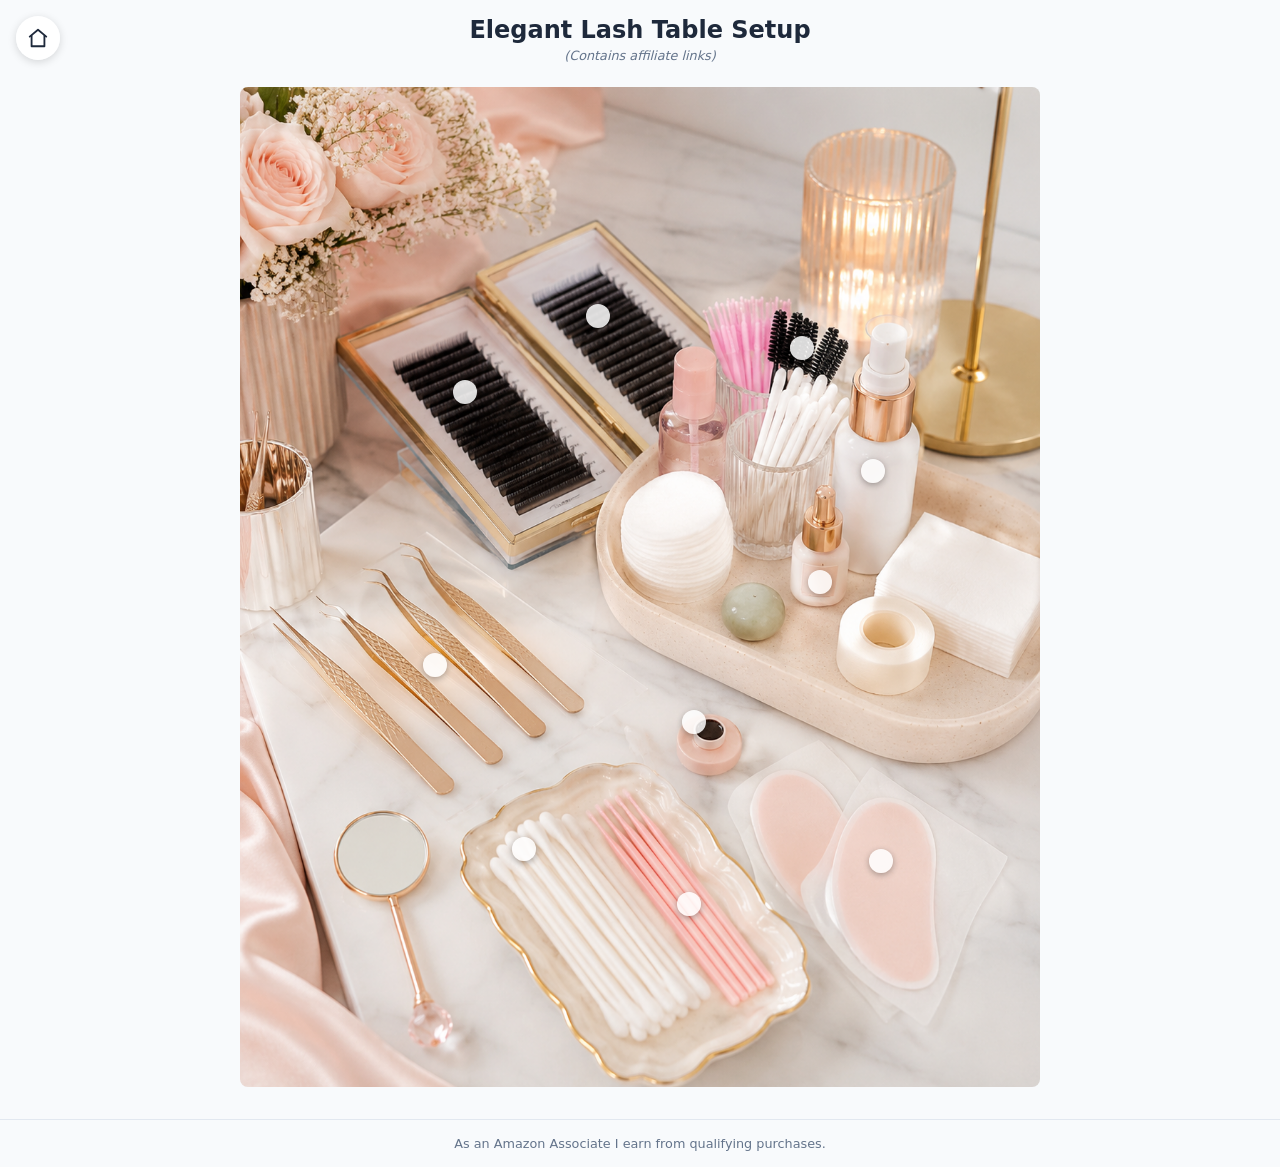
<file: lash-table/index.html>
<!DOCTYPE html>
<html lang="en">
<head>
	<meta charset="UTF-8">
	<meta name="viewport" content="width=device-width, initial-scale=1.0">
	<title>Elegant Lash Table Setup</title>
	<link rel="stylesheet" href="../style.css">
	
	<style>
		.link-1 { top: 30.56%; left: 28.14%; }
		.link-2 { top: 26.11%; left: 70.29%; }
		.link-3 { top: 22.92%; left: 44.81%; }
		.link-4 { top: 57.82%; left: 24.40%; }
		.link-5 { top: 49.50%; left: 72.46%; }
		.link-6 { top: 38.39%; left: 79.11%; }
		.link-7 { top: 81.69%; left: 56.16%; }
		.link-8 { top: 77.44%; left: 80.07%; }
		.link-9 { top: 63.52%; left: 56.76%; }
		.link-10 { top: 76.18%; left: 35.51%; }
	</style>
</head>
<body>
<a href="../index.html" class="home-button" aria-label="Back to home" title="Home">
		<svg viewBox="0 0 24 24" fill="none" stroke="currentColor" stroke-width="2" stroke-linecap="round" stroke-linejoin="round" aria-hidden="true">
			<path d="M3 10.5 12 3l9 7.5"/><path d="M5 9.5V21h14V9.5"/>
		</svg>
	</a>	<h2 style="margin-top: 1rem;">Elegant Lash Table Setup</h2>
	<p class="ftc-disclosure">(Contains affiliate links)</p>
	
	<div class="image-container">
		<img src="lash_table.png" alt="Lash Table Elegant Setup">
		<a href="https://www.amazon.com/BEYELIAN-Extensions-Individual-Semipermanent-Assorted/dp/B075WTDB9N?pd_rd_w=tZTJh&content-id=amzn1.sym.5b28a964-6fd3-4c72-8c58-6450e7d02f5f&pf_rd_p=5b28a964-6fd3-4c72-8c58-6450e7d02f5f&pf_rd_r=R3ARX5QBAT567AHB4195&pd_rd_wg=iAKti&pd_rd_r=cf78d4dd-1a70-4e28-a647-58e689e88608&pd_rd_i=B075WTDB9N&th=1&linkCode=ll2&tag=vettedfind0c0-20&linkId=fcf4a14d015ac9a3a1dbb89330eaa9b9&language=en_US&ref_=as_li_ss_tl" class="hotspot-container link-1">
			<div class="hotspot"></div>
			<div class="preview-card">
				<p class="preview-title">Assorted Lash Extensions</p>
				<p class="preview-price">$8.29</p>
				<span class="preview-url">amazon.com</span>
			</div>
		</a>
		<a href="https://www.amazon.com/dp/B07RM548LB?th=1&linkCode=ll2&tag=vettedfind0c0-20&linkId=19bdb76cc1df10720dcdcf9fca7c7320&language=en_US&ref_=as_li_ss_tl" class="hotspot-container link-2">
			<div class="hotspot"></div>
			<div class="preview-card">
				<p class="preview-title">Lash Spoolies with Cover</p>
				<p class="preview-price">$7.99</p>
				<span class="preview-url">amazon.com</span>
			</div>
		</a>
		<a href="https://www.amazon.com/dp/B01AHIY2UI?th=1&linkCode=ll2&tag=vettedfind0c0-20&linkId=d799de753700e52776fdd7675a130934&language=en_US&ref_=as_li_ss_tl" class="hotspot-container link-3">
			<div class="hotspot"></div>
			<div class="preview-card">
				<p class="preview-title">Mixed Tray Volume Lashes</p>
				<p class="preview-price">$7.99</p>
				<span class="preview-url">amazon.com</span>
			</div>
		</a>
		<a href="https://www.amazon.com/FEITA-Eyelash-Extension-Tweezer-Applicator/dp/B08Y77DCHX?crid=1GYWIZ86E1Y98&dib=eyJ2IjoiMSJ9.[base64].pd0VpyRUuVNFdo4uzVqY0nH9oeEQKvDwf4plmg-bmwQ&dib_tag=se&keywords=gold%2Btweezers%2Bset%2Blash%2Bextensions&qid=1780433720&sprefix=gold%2Btweezers%2Bset%2Blash%2Bextension%2Caps%2C191&sr=8-8&th=1&linkCode=ll2&tag=vettedfind0c0-20&linkId=f2d0c42e360671a5f1d57d1b9a4ea17a&language=en_US&ref_=as_li_ss_tl" class="hotspot-container link-4">
			<div class="hotspot"></div>
			<div class="preview-card">
				<p class="preview-title">Precision Tweezers</p>
				<p class="preview-price">$22.99</p>
				<span class="preview-url">amazon.com</span>
			</div>
		</a>
		<a href="https://www.amazon.com/VEYES-INC-Extensions-Accelerator-Professional/dp/B0BTBG84CK?crid=24Q9T21DN9THE&dib=eyJ2IjoiMSJ9.[base64].hGt5AtjVwMsCQPfXxZkLspqNaKyP2kHuXOhhnVP1Cto&dib_tag=se&keywords=lash+bonder&qid=1780433778&sprefix=lash+bonde%2Caps%2C223&sr=8-8&linkCode=ll2&tag=vettedfind0c0-20&linkId=1f7f9dcb3a79382ad75adc596fc677d9&language=en_US&ref_=as_li_ss_tl" class="hotspot-container link-5">
			<div class="hotspot"></div>
			<div class="preview-card">
				<p class="preview-title">Professional Lash Bonder</p>
				<p class="preview-price">$15.99</p>
				<span class="preview-url">amazon.com</span>
			</div>
		</a>
		<a href="https://www.amazon.com/Extension-Stacy-Lash-Extensions-Professional/dp/B07GZWWN9Q?crid=EE2BT1J7RB4V&dib=eyJ2IjoiMSJ9.[base64].Rn_K4pBVB4Ud3LG0VguK7iVyTfFZDEDoCumP7qUda6o&dib_tag=se&keywords=lash%2Bshampoo&qid=1780433833&sprefix=lash%2Bshampo%2Caps%2C220&sr=8-1-spons&sp_csd=d2lkZ2V0TmFtZT1zcF9hdGY&th=1&linkCode=ll2&tag=vettedfind0c0-20&linkId=67ccd84b5317a559dd3f9ef56b43c2c4&language=en_US&ref_=as_li_ss_tl" class="hotspot-container link-6">
			<div class="hotspot"></div>
			<div class="preview-card">
				<p class="preview-title">Lash Extension Shampoo</p>
				<p class="preview-price">$14.95</p>
				<span class="preview-url">amazon.com</span>
			</div>
		</a>
		<a href="https://www.amazon.com/Disposable-Applicators-Makeup-Personal-Diameter/dp/B074KVWRVL?crid=2L1T16AHZKHBD&dib=eyJ2IjoiMSJ9.[base64].YiqdrmziBWNpcPcLWG__OeMaEcSfbXBQZj9cMlMXqi4&dib_tag=se&keywords=micro%2Bq%2Btips&qid=1780433974&sprefix=micro%2Bq%2Btip%2Caps%2C240&sr=8-3-spons&sp_csd=d2lkZ2V0TmFtZT1zcF9hdGY&th=1&linkCode=ll2&tag=vettedfind0c0-20&linkId=61615b5988a2754a94a1772144c49c23&language=en_US&ref_=as_li_ss_tl" class="hotspot-container link-7">
			<div class="hotspot"></div>
			<div class="preview-card">
				<p class="preview-title">Micro Applicator Swabs</p>
				<p class="preview-price">$4.99</p>
				<span class="preview-url">amazon.com</span>
			</div>
		</a>
		<a href="https://www.amazon.com/grace-stella-Under-masks-circles/dp/B0CV8NTVHQ?crid=1MWHJJ0B4PINL&dib=eyJ2IjoiMSJ9.[base64].DecSSTZZ4ePArlq3h4eT8aqwKYPI3YefvfJSbEn0XCQ&dib_tag=se&keywords=eye%2Bmask%2Bgrace%2Band%2Bstella&qid=1780434035&sprefix=eye%2Bmask%2Bgrace%2Band%2Bstells%2Caps%2C249&sr=8-10&th=1&linkCode=ll2&tag=vettedfind0c0-20&linkId=fc1127e0452271618319bf84a91f8856&language=en_US&ref_=as_li_ss_tl" class="hotspot-container link-8">
			<div class="hotspot"></div>
			<div class="preview-card">
				<p class="preview-title">Under-Eye Masks</p>
				<p class="preview-price">$23.95</p>
				<span class="preview-url">amazon.com</span>
			</div>
		</a>
		<a href="https://www.amazon.com/Sensitive-Extension-0-17fl-oz-5ml-Retention/dp/B01NCYRM9T?crid=3SI98I421FAXT&dib=eyJ2IjoiMSJ9.[base64].sa2xXbz7tblDVfbQeRDizRefGH2-zrL6J2I3qtrP5Tw&dib_tag=se&keywords=lash%2Bextension%2Bglue&qid=1780436711&rdc=1&sprefix=lash%2Bextension%2Bglue%2Caps%2C276&sr=8-2-spons&sp_csd=d2lkZ2V0TmFtZT1zcF9hdGY&th=1&linkCode=ll2&tag=vettedfind0c0-20&linkId=c98dc0b2c3214f2478d3eed744d6aaef&language=en_US&ref_=as_li_ss_tl" class="hotspot-container link-9">
			<div class="hotspot"></div>
			<div class="preview-card">
				<p class="preview-title">Sensitive Lash Adhesive</p>
				<p class="preview-price">$21.99</p>
				<span class="preview-url">amazon.com</span>
			</div>
		</a>
		<a href="https://www.amazon.com/HOME-SMILE-Necklaces-Friendship-Organizer/dp/B0GMP2PDJG?crid=HPYQUUGDD393&dib=eyJ2IjoiMSJ9.[base64].QRhnNPUqT28qDDEOOxcncW0qX3PB6bhu-cl4EIbAuFw&dib_tag=se&keywords=white%2Band%2Bgold%2Blined%2Btrinket%2Btray&qid=1780434202&sprefix=white%2Band%2Bgold%2Blined%2Btrinket%2Btray%2Caps%2C227&sr=8-3-spons&sp_csd=d2lkZ2V0TmFtZT1zcF9hdGY&th=1&linkCode=ll2&tag=vettedfind0c0-20&linkId=0c4ce1ab56c1312b39a73ea97e56e538&language=en_US&ref_=as_li_ss_tl" class="hotspot-container link-10">
			<div class="hotspot"></div>
			<div class="preview-card">
				<p class="preview-title">Ceramic Trinket Tray</p>
				<p class="preview-price">$6.59</p>
				<span class="preview-url">amazon.com</span>
			</div>
		</a>
	</div>
	
	<p class="amazon-disclosure">As an Amazon Associate I earn from qualifying purchases.</p>
</body>
</html>
</file>
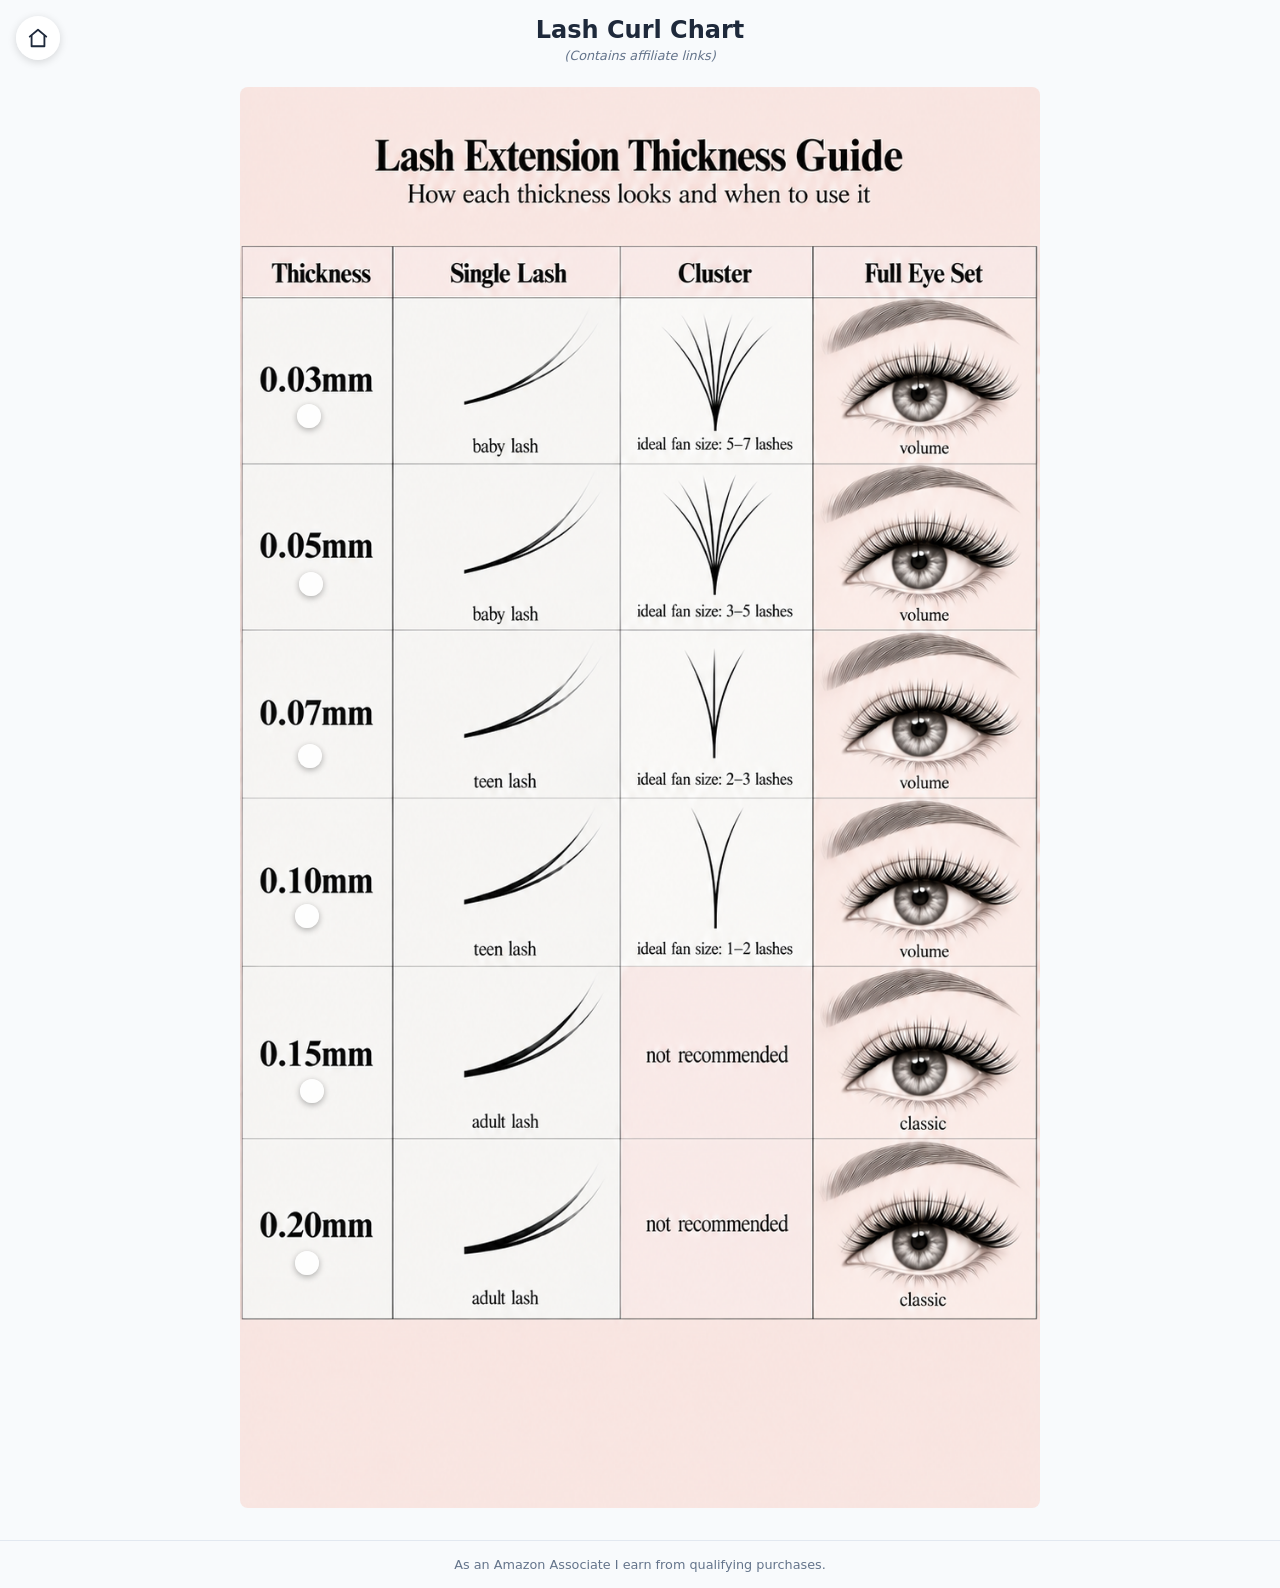
<file: lash-thickness-guide/index.html>
<!DOCTYPE html>
<html lang="en">
<head>
	<meta charset="UTF-8">
	<meta name="viewport" content="width=device-width, initial-scale=1.0">
	<title>Lash Curl Chart</title>
	<link rel="stylesheet" href="../style.css">
	
	<style>
		.link-1 { top: 70.63%; left: 9.06%; }
		.link-2 { top: 58.30%; left: 8.33%; }
		.link-3 { top: 82.70%; left: 8.33%; }
		.link-4 { top: 47.05%; left: 8.70%; }
		.link-5 { top: 34.95%; left: 8.82%; }
		.link-6 { top: 23.12%; left: 8.57%; }
	</style>
</head>
<body>
<a href="../index.html" class="home-button" aria-label="Back to home" title="Home">
		<svg viewBox="0 0 24 24" fill="none" stroke="currentColor" stroke-width="2" stroke-linecap="round" stroke-linejoin="round" aria-hidden="true">
			<path d="M3 10.5 12 3l9 7.5"/><path d="M5 9.5V21h14V9.5"/>
		</svg>
	</a>	<h2 style="margin-top: 1rem;">Lash Curl Chart</h2>
	<p class="ftc-disclosure">(Contains affiliate links)</p>
	
	<div class="image-container">
		<img src="lash_thickness_guide.png" alt="Lash Thickness Guide">
		<a href="https://www.amazon.com/dp/B075WTDB9N?&linkCode=ll2&tag=vettedfind0c0-20&linkId=709b1464636abfac860dc56665a21da9&language=en_US&gaOptInStatus=true&ref_=as_li_ss_tl" class="hotspot-container link-1">
			<div class="hotspot"></div>
			<div class="preview-card">
				<p class="preview-title">0.15mm lash extensions</p>
				<p class="preview-price">$7.99</p>
				<span class="preview-url">amazon.com</span>
			</div>
		</a>
		<a href="https://www.amazon.com/VEYES-INC-Extension-Extensions-Individual/dp/B0BZBNCKVH?crid=14VGGYZJZODX6&dib=eyJ2IjoiMSJ9.[base64].ni2ekq7JQoLWy0D46MdgMCp2XnUoKoINZ7xZLQfRDQQ&dib_tag=se&keywords=.1+thick+lash+extensions+C+curl&qid=1793154857&s=beauty&sprefix=1+thick+lash+extensions+c+curl%2Cbeauty%2C154&sr=1-8&linkCode=ll2&tag=vettedfind0c0-20&linkId=93716d18ccd4dd7770b1180734380c40&language=en_US&gaOptInStatus=true&ref_=as_li_ss_tl" class="hotspot-container link-2">
			<div class="hotspot"></div>
			<div class="preview-card">
				<p class="preview-title">0.10mm lash extensions</p>
				<p class="preview-price">$7.99</p>
				<span class="preview-url">amazon.com</span>
			</div>
		</a>
		<a href="https://www.amazon.com/BEYELIAN-Ellipse-Extension-Professional-Supplies/dp/B075WVYBWJ?crid=1SDK67OZSNKQR&dib=eyJ2IjoiMSJ9.[base64].HouOfgb6fwaSJP71b0I43qieXpvSwOQ_6ER6QsKYiYc&dib_tag=se&keywords=.2+thick+lash+extensions+C+curl&qid=1793154925&s=beauty&sprefix=2+thick+lash+extensions+c+curl%2Cbeauty%2C194&sr=1-7&linkCode=ll2&tag=vettedfind0c0-20&linkId=90f42425dcf359891318821cd513dd58&language=en_US&gaOptInStatus=true&ref_=as_li_ss_tl" class="hotspot-container link-3">
			<div class="hotspot"></div>
			<div class="preview-card">
				<p class="preview-title">0.20mm lash extensions</p>
				<p class="preview-price">$8.59</p>
				<span class="preview-url">amazon.com</span>
			</div>
		</a>
		<a href="https://www.amazon.com/OLLOLASHES-Extension-Extensions-Professional-Supplies/dp/B0D537RD4C?crid=3ADAW9F568650&dib=eyJ2IjoiMSJ9.[base64].hOIc7o0tZgr96jPAeHZoj1_bZWJXn-YRUbtVbumG2Ks&dib_tag=se&keywords=.07%2Bthick%2Blash%2Bextensions%2BC%2Bcurl&qid=1793154982&rdc=1&s=beauty&sprefix=07%2Bthick%2Blash%2Bextensions%2Bc%2Bcurl%2Cbeauty%2C177&sr=1-7&th=1&linkCode=ll2&tag=vettedfind0c0-20&linkId=ea34ef1926be91cf3fcb62ade6699587&language=en_US&gaOptInStatus=true&ref_=as_li_ss_tl" class="hotspot-container link-4">
			<div class="hotspot"></div>
			<div class="preview-card">
				<p class="preview-title">0.07mm lash extensions</p>
				<p class="preview-price">$9.99</p>
				<span class="preview-url">amazon.com</span>
			</div>
		</a>
		<a href="https://www.amazon.com/OLLOLASHES-Extension-Extensions-Professional-Supplies/dp/B0D533XZSW?crid=3ADAW9F568650&dib=eyJ2IjoiMSJ9.[base64].hOIc7o0tZgr96jPAeHZoj1_bZWJXn-YRUbtVbumG2Ks&dib_tag=se&keywords=.07%2Bthick%2Blash%2Bextensions%2BC%2Bcurl&qid=1793154982&rdc=1&s=beauty&sprefix=07%2Bthick%2Blash%2Bextensions%2Bc%2Bcurl%2Cbeauty%2C177&sr=1-7&th=1&linkCode=ll2&tag=vettedfind0c0-20&linkId=4a61adc407e93c1cb49bc1ca2a07d3f3&language=en_US&gaOptInStatus=true&ref_=as_li_ss_tl" class="hotspot-container link-5">
			<div class="hotspot"></div>
			<div class="preview-card">
				<p class="preview-title">0.05mm lash extensions</p>
				<p class="preview-price">$9.99</p>
				<span class="preview-url">amazon.com</span>
			</div>
		</a>
		<a href="https://www.amazon.com/OLLOLASHES-Extension-Extensions-Professional-Supplies/dp/B0D537STQD?crid=3ADAW9F568650&dib=eyJ2IjoiMSJ9.[base64].hOIc7o0tZgr96jPAeHZoj1_bZWJXn-YRUbtVbumG2Ks&dib_tag=se&keywords=.07%2Bthick%2Blash%2Bextensions%2BC%2Bcurl&qid=1793154982&rdc=1&s=beauty&sprefix=07%2Bthick%2Blash%2Bextensions%2Bc%2Bcurl%2Cbeauty%2C177&sr=1-7&th=1&linkCode=ll2&tag=vettedfind0c0-20&linkId=4fa5ed81d41d58d5a303e185e6bbce96&language=en_US&gaOptInStatus=true&ref_=as_li_ss_tl" class="hotspot-container link-6">
			<div class="hotspot"></div>
			<div class="preview-card">
				<p class="preview-title">0.03mm lash extensions</p>
				<p class="preview-price">$9.99</p>
				<span class="preview-url">amazon.com</span>
			</div>
		</a>
	</div>
	
	<p class="amazon-disclosure">As an Amazon Associate I earn from qualifying purchases.</p>
</body>
</html>
</file>
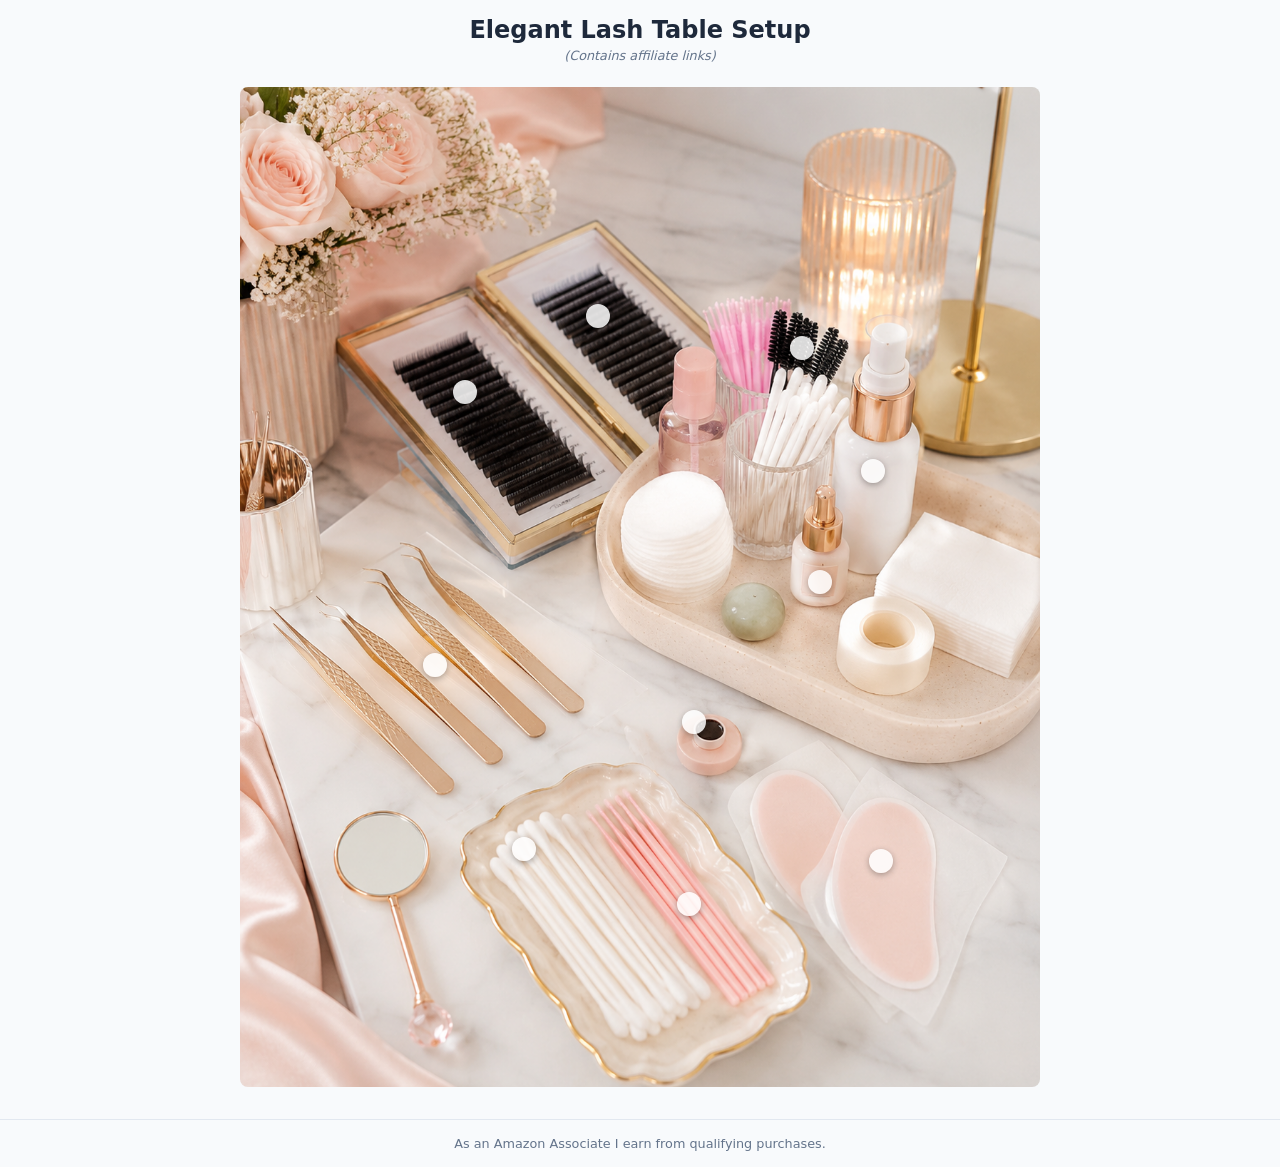
<file: lash_table/index.html>
<!DOCTYPE html>
<html lang="en">
<head>
	<meta charset="UTF-8">
	<meta name="viewport" content="width=device-width, initial-scale=1.0">
	<title>Elegant Lash Table Setup</title>
	<link rel="stylesheet" href="../style.css">
	
	<style>
		.link-1 { top: 30.56%; left: 28.14%; }
		.link-2 { top: 26.11%; left: 70.29%; }
		.link-3 { top: 22.92%; left: 44.81%; }
		.link-4 { top: 57.82%; left: 24.40%; }
		.link-5 { top: 49.50%; left: 72.46%; }
		.link-6 { top: 38.39%; left: 79.11%; }
		.link-7 { top: 81.69%; left: 56.16%; }
		.link-8 { top: 77.44%; left: 80.07%; }
		.link-9 { top: 63.52%; left: 56.76%; }
		.link-10 { top: 76.18%; left: 35.51%; }
	</style>
</head>
<body>
	<h2 style="margin-top: 1rem;">Elegant Lash Table Setup</h2>
	<p class="ftc-disclosure">(Contains affiliate links)</p>
	
	<div class="image-container">
		<img src="lash_table.png" alt="Lash Table Elegant Setup">
		<a href="https://www.amazon.com/BEYELIAN-Extensions-Individual-Semipermanent-Assorted/dp/B075WTDB9N?pd_rd_w=tZTJh&content-id=amzn1.sym.5b28a964-6fd3-4c72-8c58-6450e7d02f5f&pf_rd_p=5b28a964-6fd3-4c72-8c58-6450e7d02f5f&pf_rd_r=R3ARX5QBAT567AHB4195&pd_rd_wg=iAKti&pd_rd_r=cf78d4dd-1a70-4e28-a647-58e689e88608&pd_rd_i=B075WTDB9N&th=1&linkCode=ll2&tag=vettedfind0c0-20&linkId=fcf4a14d015ac9a3a1dbb89330eaa9b9&language=en_US&ref_=as_li_ss_tl" class="hotspot-container link-1">
			<div class="hotspot"></div>
			<div class="preview-card">
				<p class="preview-title">Assorted Lash Extensions</p>
				<p class="preview-price">$8.29</p>
				<span class="preview-url">amazon.com</span>
			</div>
		</a>
		<a href="https://www.amazon.com/dp/B07RM548LB?th=1&linkCode=ll2&tag=vettedfind0c0-20&linkId=19bdb76cc1df10720dcdcf9fca7c7320&language=en_US&ref_=as_li_ss_tl" class="hotspot-container link-2">
			<div class="hotspot"></div>
			<div class="preview-card">
				<p class="preview-title">Lash Spoolies with Cover</p>
				<p class="preview-price">$7.99</p>
				<span class="preview-url">amazon.com</span>
			</div>
		</a>
		<a href="https://www.amazon.com/dp/B01AHIY2UI?th=1&linkCode=ll2&tag=vettedfind0c0-20&linkId=d799de753700e52776fdd7675a130934&language=en_US&ref_=as_li_ss_tl" class="hotspot-container link-3">
			<div class="hotspot"></div>
			<div class="preview-card">
				<p class="preview-title">Mixed Tray Volume Lashes</p>
				<p class="preview-price">$7.99</p>
				<span class="preview-url">amazon.com</span>
			</div>
		</a>
		<a href="https://www.amazon.com/FEITA-Eyelash-Extension-Tweezer-Applicator/dp/B08Y77DCHX?crid=1GYWIZ86E1Y98&dib=eyJ2IjoiMSJ9.[base64].pd0VpyRUuVNFdo4uzVqY0nH9oeEQKvDwf4plmg-bmwQ&dib_tag=se&keywords=gold%2Btweezers%2Bset%2Blash%2Bextensions&qid=1780433720&sprefix=gold%2Btweezers%2Bset%2Blash%2Bextension%2Caps%2C191&sr=8-8&th=1&linkCode=ll2&tag=vettedfind0c0-20&linkId=f2d0c42e360671a5f1d57d1b9a4ea17a&language=en_US&ref_=as_li_ss_tl" class="hotspot-container link-4">
			<div class="hotspot"></div>
			<div class="preview-card">
				<p class="preview-title">Precision Tweezers</p>
				<p class="preview-price">$22.99</p>
				<span class="preview-url">amazon.com</span>
			</div>
		</a>
		<a href="https://www.amazon.com/VEYES-INC-Extensions-Accelerator-Professional/dp/B0BTBG84CK?crid=24Q9T21DN9THE&dib=eyJ2IjoiMSJ9.[base64].hGt5AtjVwMsCQPfXxZkLspqNaKyP2kHuXOhhnVP1Cto&dib_tag=se&keywords=lash+bonder&qid=1780433778&sprefix=lash+bonde%2Caps%2C223&sr=8-8&linkCode=ll2&tag=vettedfind0c0-20&linkId=1f7f9dcb3a79382ad75adc596fc677d9&language=en_US&ref_=as_li_ss_tl" class="hotspot-container link-5">
			<div class="hotspot"></div>
			<div class="preview-card">
				<p class="preview-title">Professional Lash Bonder</p>
				<p class="preview-price">$15.99</p>
				<span class="preview-url">amazon.com</span>
			</div>
		</a>
		<a href="https://www.amazon.com/Extension-Stacy-Lash-Extensions-Professional/dp/B07GZWWN9Q?crid=EE2BT1J7RB4V&dib=eyJ2IjoiMSJ9.[base64].Rn_K4pBVB4Ud3LG0VguK7iVyTfFZDEDoCumP7qUda6o&dib_tag=se&keywords=lash%2Bshampoo&qid=1780433833&sprefix=lash%2Bshampo%2Caps%2C220&sr=8-1-spons&sp_csd=d2lkZ2V0TmFtZT1zcF9hdGY&th=1&linkCode=ll2&tag=vettedfind0c0-20&linkId=67ccd84b5317a559dd3f9ef56b43c2c4&language=en_US&ref_=as_li_ss_tl" class="hotspot-container link-6">
			<div class="hotspot"></div>
			<div class="preview-card">
				<p class="preview-title">Lash Extension Shampoo</p>
				<p class="preview-price">$14.95</p>
				<span class="preview-url">amazon.com</span>
			</div>
		</a>
		<a href="https://www.amazon.com/Disposable-Applicators-Makeup-Personal-Diameter/dp/B074KVWRVL?crid=2L1T16AHZKHBD&dib=eyJ2IjoiMSJ9.[base64].YiqdrmziBWNpcPcLWG__OeMaEcSfbXBQZj9cMlMXqi4&dib_tag=se&keywords=micro%2Bq%2Btips&qid=1780433974&sprefix=micro%2Bq%2Btip%2Caps%2C240&sr=8-3-spons&sp_csd=d2lkZ2V0TmFtZT1zcF9hdGY&th=1&linkCode=ll2&tag=vettedfind0c0-20&linkId=61615b5988a2754a94a1772144c49c23&language=en_US&ref_=as_li_ss_tl" class="hotspot-container link-7">
			<div class="hotspot"></div>
			<div class="preview-card">
				<p class="preview-title">Micro Applicator Swabs</p>
				<p class="preview-price">$4.99</p>
				<span class="preview-url">amazon.com</span>
			</div>
		</a>
		<a href="https://www.amazon.com/grace-stella-Under-masks-circles/dp/B0CV8NTVHQ?crid=1MWHJJ0B4PINL&dib=eyJ2IjoiMSJ9.[base64].DecSSTZZ4ePArlq3h4eT8aqwKYPI3YefvfJSbEn0XCQ&dib_tag=se&keywords=eye%2Bmask%2Bgrace%2Band%2Bstella&qid=1780434035&sprefix=eye%2Bmask%2Bgrace%2Band%2Bstells%2Caps%2C249&sr=8-10&th=1&linkCode=ll2&tag=vettedfind0c0-20&linkId=fc1127e0452271618319bf84a91f8856&language=en_US&ref_=as_li_ss_tl" class="hotspot-container link-8">
			<div class="hotspot"></div>
			<div class="preview-card">
				<p class="preview-title">Under-Eye Masks</p>
				<p class="preview-price">$23.95</p>
				<span class="preview-url">amazon.com</span>
			</div>
		</a>
		<a href="https://www.amazon.com/Sensitive-Extension-0-17fl-oz-5ml-Retention/dp/B01NCYRM9T?crid=3SI98I421FAXT&dib=eyJ2IjoiMSJ9.[base64].sa2xXbz7tblDVfbQeRDizRefGH2-zrL6J2I3qtrP5Tw&dib_tag=se&keywords=lash%2Bextension%2Bglue&qid=1780436711&rdc=1&sprefix=lash%2Bextension%2Bglue%2Caps%2C276&sr=8-2-spons&sp_csd=d2lkZ2V0TmFtZT1zcF9hdGY&th=1&linkCode=ll2&tag=vettedfind0c0-20&linkId=c98dc0b2c3214f2478d3eed744d6aaef&language=en_US&ref_=as_li_ss_tl" class="hotspot-container link-9">
			<div class="hotspot"></div>
			<div class="preview-card">
				<p class="preview-title">Sensitive Lash Adhesive</p>
				<p class="preview-price">$21.99</p>
				<span class="preview-url">amazon.com</span>
			</div>
		</a>
		<a href="https://www.amazon.com/HOME-SMILE-Necklaces-Friendship-Organizer/dp/B0GMP2PDJG?crid=HPYQUUGDD393&dib=eyJ2IjoiMSJ9.[base64].QRhnNPUqT28qDDEOOxcncW0qX3PB6bhu-cl4EIbAuFw&dib_tag=se&keywords=white%2Band%2Bgold%2Blined%2Btrinket%2Btray&qid=1780434202&sprefix=white%2Band%2Bgold%2Blined%2Btrinket%2Btray%2Caps%2C227&sr=8-3-spons&sp_csd=d2lkZ2V0TmFtZT1zcF9hdGY&th=1&linkCode=ll2&tag=vettedfind0c0-20&linkId=0c4ce1ab56c1312b39a73ea97e56e538&language=en_US&ref_=as_li_ss_tl" class="hotspot-container link-10">
			<div class="hotspot"></div>
			<div class="preview-card">
				<p class="preview-title">Ceramic Trinket Tray</p>
				<p class="preview-price">$6.59</p>
				<span class="preview-url">amazon.com</span>
			</div>
		</a>
	</div>
	
	<p class="amazon-disclosure">As an Amazon Associate I earn from qualifying purchases.</p>
</body>
</html>
</file>
<file: style.css>
/* Home Button (top-left, on every page) */
.home-button {
	position: fixed;
	top: 1rem;
	left: 1rem;
	z-index: 1000;
	display: flex;
	align-items: center;
	justify-content: center;
	width: 44px;
	height: 44px;
	background: rgba(255,255,255,0.9);
	border-radius: 50%;
	box-shadow: 0 2px 8px rgba(0,0,0,0.15);
	color: var(--text);
	text-decoration: none;
	transition: transform 0.2s ease, box-shadow 0.2s ease, background 0.2s ease;
}
.home-button:hover {
	transform: scale(1.08);
	background: #fff;
	box-shadow: 0 6px 16px rgba(0,0,0,0.2);
	color: var(--primary);
}
.home-button svg {
	width: 22px;
	height: 22px;
	display: block;
}

/* Global Styles */
:root { 
	--primary: #2563eb; 
	--bg: #f8fafc; 
	--text: #1e293b; 
}
* { box-sizing: border-box; margin: 0; padding: 0; }
body { 
	font-family: system-ui, -apple-system, sans-serif; 
	background: var(--bg); 
	color: var(--text); 
	margin: 0;
	overflow-x: hidden; /* Prevent horizontal scrollbar from marquee */
}

/* Homepage Header */
header {
	padding: 4rem 2rem 2rem;
	text-align: center;
}

header h1 {
	margin: 0 0 0.5rem;
	font-size: 2.5rem;
	letter-spacing: -0.02em;
}

header p {
	color: #64748b;
	font-size: 1.1rem;
	margin: 0 0 2rem;
}

/* Endless Marquee Layout */
.marquee-container {
	display: flex;
	flex-direction: column;
	gap: 1.5rem;
	padding-bottom: 4rem;
	width: 100%;
}

/* Category label above each marquee row */
.row-label {
	text-align: center;
	font-size: 1.4rem;
	letter-spacing: -0.01em;
	margin-bottom: -0.75rem; /* pull label closer to its own row */
}

/* Extra breathing room between one row and the next label */
.row-label:not(:first-child) {
	margin-top: 1rem;
}

.marquee-row {
	display: flex;
	width: fit-content;
}

/* Pause animation on hover */
.marquee-row:hover .marquee-track {
	animation-play-state: paused;
}

.marquee-track {
	display: flex;
	gap: 1.5rem;
	padding-right: 1.5rem; /* Gap spacing for seamless loop */
	flex-shrink: 0;
	width: max-content;
}

/* Animation directions */
.marquee-row.left .marquee-track {
	animation: scroll-left 40s linear infinite;
}

.marquee-row.right .marquee-track {
	animation: scroll-right 40s linear infinite;
}

.marquee-item {
	display: block;
	width: 300px;
	height: 220px;
	border-radius: 12px;
	overflow: hidden;
	flex-shrink: 0;
	box-shadow: 0 4px 10px rgba(0,0,0,0.1);
	transition: transform 0.3s ease, box-shadow 0.3s ease;
	position: relative;
	background: #cbd5e1;
	text-decoration: none;
}

@media (max-width: 600px) {
	.marquee-item {
		width: 260px;
		height: 190px;
	}
	.marquee-track {
		gap: 1rem;
		padding-right: 1rem;
	}
}

.marquee-item:hover {
	transform: scale(1.03);
	box-shadow: 0 10px 25px rgba(0,0,0,0.15);
	z-index: 10;
}

/* Affiliate Disclosures */
h2 {
	text-align: center;
}

.ftc-disclosure {
	font-size: 0.8rem;
	color: #64748b;
	margin-top: 0.25rem;
	margin-bottom: 1.5rem;
	font-style: italic;
	text-align: center;
}

.amazon-disclosure {
	font-size: 0.8rem;
	color: #64748b;
	margin-top: 2rem;
	text-align: center;
	padding: 1rem;
	border-top: 1px solid #e2e8f0;
}

.marquee-item img {
	width: 100%;
	height: 100%;
	object-fit: cover;
	display: block;
}

.marquee-item .overlay {
	position: absolute;
	bottom: 0;
	left: 0;
	right: 0;
	background: linear-gradient(to top, rgba(0,0,0,0.85) 0%, rgba(0,0,0,0.4) 50%, transparent 100%);
	color: white;
	padding: 2rem 1.25rem 1rem;
	text-align: left;
	opacity: 0;
	transition: opacity 0.3s ease;
}

.marquee-item:hover .overlay {
	opacity: 1;
}

.marquee-item h3 { 
	margin: 0; 
	font-size: 1.1rem; 
	font-weight: 600;
	text-shadow: 0 2px 4px rgba(0,0,0,0.5); 
}

/* Keyframes */
@keyframes scroll-left {
	0% { transform: translateX(0); }
	100% { transform: translateX(-100%); }
}

@keyframes scroll-right {
	0% { transform: translateX(-100%); }
	100% { transform: translateX(0); }
}

/* Interactive Image Hotspots */
.image-container { position: relative; max-width: 800px; margin: 1rem auto; }
.image-container img { width: 100%; height: auto; display: block; border-radius: 8px; }

.hotspot-container {
	position: absolute;
	z-index: 10;
	text-decoration: none;
	display: block;
}

.hotspot { 
	position: absolute; 
	width: 24px; 
	height: 24px; 
	background: rgba(255,255,255,0.85);
	box-shadow: 0 2px 6px rgba(0,0,0,0.3);
	border-radius: 50%;
	transform: translate(-50%, -50%);
	transition: 0.2s;
}

/* Lift the hovered hotspot above its siblings so its preview is never
   covered by a dot that happens to come later in the DOM */
.hotspot-container:hover {
	z-index: 100;
}

.hotspot-container:hover .hotspot {
	background: var(--primary);
	transform: translate(-50%, -50%) scale(1.3);
}

.preview-card {
	position: absolute;
	bottom: 24px;
	left: 50%;
	transform: translateX(-50%) translateY(10px);
	background: white;
	padding: 0.75rem 1rem;
	border-radius: 8px;
	box-shadow: 0 10px 25px -5px rgba(0,0,0,0.2), 0 8px 10px -6px rgba(0,0,0,0.1);
	white-space: nowrap;
	opacity: 0;
	visibility: hidden;
	transition: all 0.2s cubic-bezier(0.16, 1, 0.3, 1);
	display: flex;
	flex-direction: column;
	align-items: center;
	gap: 0.25rem;
	width: auto;
	min-width: 120px;
}

.preview-title {
	font-size: 0.9rem;
	color: var(--text);
	margin: 0;
	font-weight: 600;
}

.preview-price {
	font-size: 0.85rem;
	color: var(--primary);
	margin: 0;
	font-weight: 600;
}

/* Triangle pointer for the preview card */
.preview-card::after {
	content: '';
	position: absolute;
	top: 100%;
	left: 50%;
	transform: translateX(-50%);
	border-width: 8px;
	border-style: solid;
	border-color: white transparent transparent transparent;
}

/* Invisible bridge so hover doesn't drop when moving to the preview card */
.preview-card::before {
	content: '';
	position: absolute;
	top: 100%;
	left: 0;
	right: 0;
	height: 24px;
	background: transparent;
}

.preview-url {
	font-size: 0.75rem;
	color: #64748b;
	margin: 0;
	white-space: nowrap;
	overflow: hidden;
	text-overflow: ellipsis;
	max-width: 100%;
	display: block;
}

/* Only show hover effects on devices with a mouse pointer */
@media (hover: hover) {
	.hotspot-container:hover .preview-card {
		opacity: 1;
		visibility: visible;
		transform: translateX(-50%) translateY(0);
	}
}
</file>
